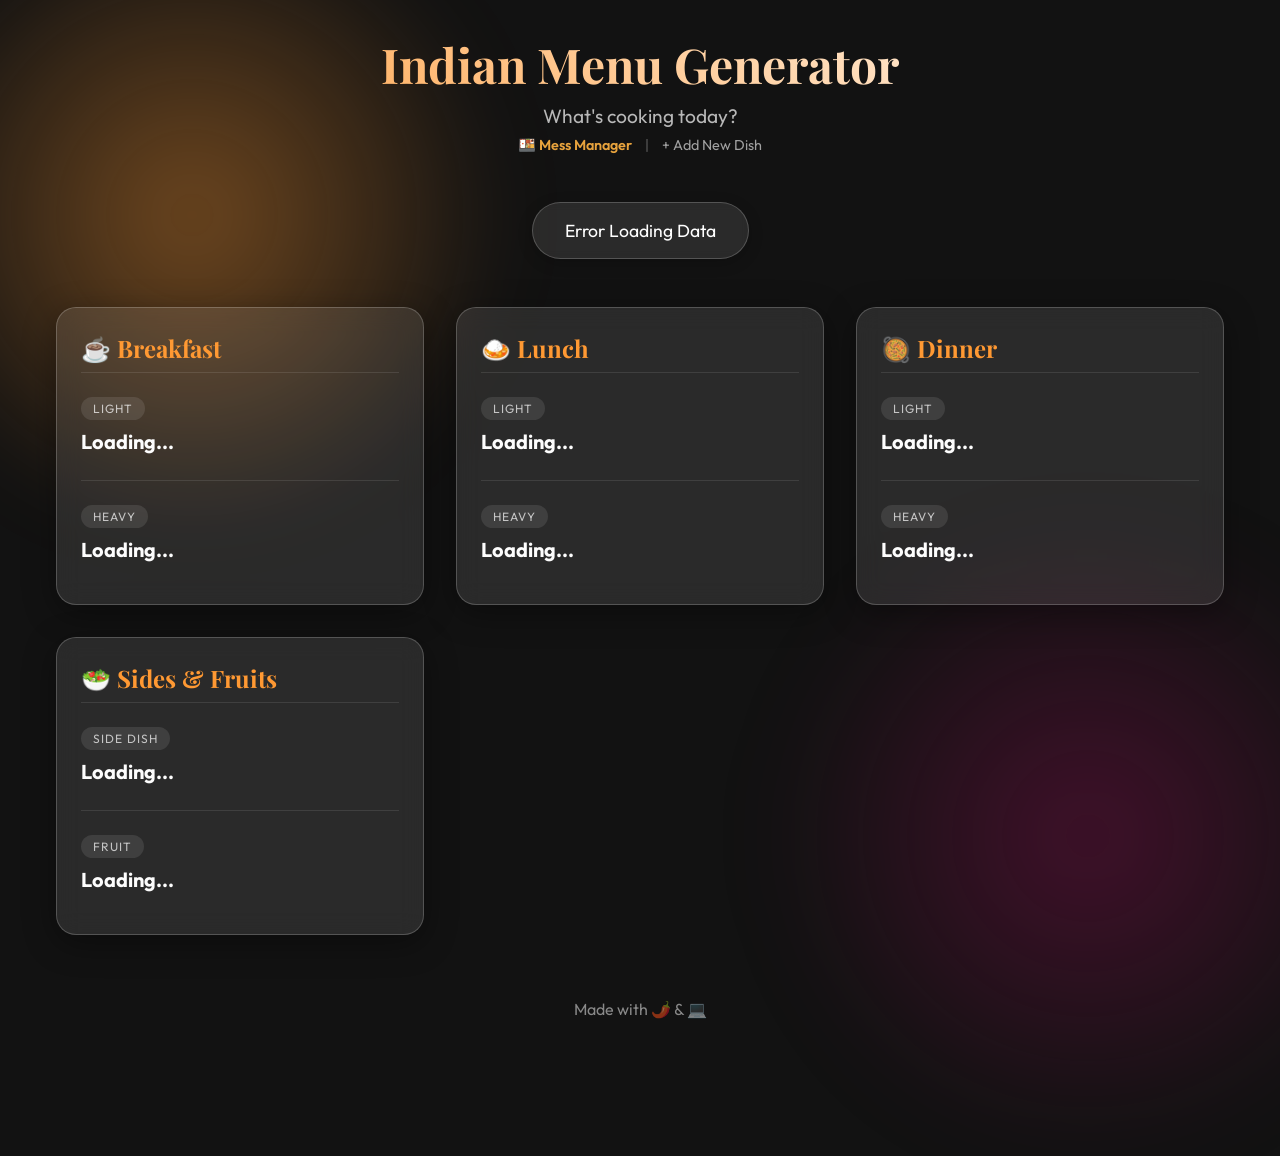
<file: index.html>
<!DOCTYPE html>
<html lang="en">

<head>
    <meta charset="UTF-8">
    <meta name="viewport" content="width=device-width, initial-scale=1.0">
    <title>Indian Food Menu Generator</title>
    <meta name="description" content="Generate daily Indian food menus with one click. Recipes included.">
    <link rel="preconnect" href="https://fonts.googleapis.com">
    <link rel="preconnect" href="https://fonts.gstatic.com" crossorigin>
    <link
        href="https://fonts.googleapis.com/css2?family=Outfit:wght@300;400;600;700&family=Playfair+Display:ital,wght@1,600&display=swap"
        rel="stylesheet">
    <link rel="stylesheet" href="css/style.css">
    <link rel="icon" type="image/svg+xml"
        href="data:image/svg+xml,<svg xmlns=%22http://www.w3.org/2000/svg%22 viewBox=%220 0 100 100%22><text y=%22.9em%22 font-size=%2290%22>🍛</text></svg>">
</head>

<body>
    <div class="background-glob"></div>
    <div class="background-glob two"></div>

    <header>
        <h1>Indian Menu Generator</h1>
        <p>What's cooking today?</p>
        <p style="margin-top: 0.5rem; font-size: 0.9rem;">
            <a href="mess-manager.html" style="color: #E8A33D; text-decoration: none; font-weight: 600;">🍱 Mess Manager</a>
            <span style="color: rgba(255,255,255,0.3); margin: 0 10px;">|</span>
            <a href="add.html" style="color: rgba(255,255,255,0.6); text-decoration: none;">+ Add New Dish</a>
        </p>
    </header>

    <main class="container">
        <div class="controls">
            <button id="regenerate-btn" class="btn primary-btn">
                <span class="icon">✨</span> Generate New Menu
            </button>
            <!-- Future: Add Veg/Non-Veg Toggle -->
        </div>

        <div id="menu-grid" class="menu-grid">
            <!-- BREAKFAST CARD -->
            <div class="menu-card breakfast" style="animation-delay: 0.1s">
                <div class="card-header">
                    <h2>☕ Breakfast</h2>
                </div>
                <div class="card-content">
                    <div class="option light">
                        <span class="badge">Light</span>
                        <div class="dish-image hidden"></div>
                        <h3 id="bf-light-name">Loading...</h3>
                        <p class="ingredients hidden"></p>
                        <a href="#" id="bf-light-recipe" target="_blank" class="recipe-link hidden">View Recipe ↗</a>
                    </div>
                    <div class="divider"></div>
                    <div class="option heavy">
                        <span class="badge">Heavy</span>
                        <div class="dish-image hidden"></div>
                        <h3 id="bf-heavy-name">Loading...</h3>
                        <p class="ingredients hidden"></p>
                        <a href="#" id="bf-heavy-recipe" target="_blank" class="recipe-link hidden">View Recipe ↗</a>
                    </div>
                </div>
            </div>

            <!-- LUNCH CARD -->
            <div class="menu-card lunch" style="animation-delay: 0.2s">
                <div class="card-header">
                    <h2>🍛 Lunch</h2>
                </div>
                <div class="card-content">
                    <div class="option light">
                        <span class="badge">Light</span>
                        <div class="dish-image hidden"></div>
                        <h3 id="lunch-light-name">Loading...</h3>
                        <p class="ingredients hidden"></p>
                        <a href="#" id="lunch-light-recipe" target="_blank" class="recipe-link hidden">View Recipe ↗</a>
                    </div>
                    <div class="divider"></div>
                    <div class="option heavy">
                        <span class="badge">Heavy</span>
                        <div class="dish-image hidden"></div>
                        <h3 id="lunch-heavy-name">Loading...</h3>
                        <p class="ingredients hidden"></p>
                        <a href="#" id="lunch-heavy-recipe" target="_blank" class="recipe-link hidden">View Recipe ↗</a>
                    </div>
                </div>
            </div>

            <!-- DINNER CARD -->
            <div class="menu-card dinner" style="animation-delay: 0.3s">
                <div class="card-header">
                    <h2>🥘 Dinner</h2>
                </div>
                <div class="card-content">
                    <div class="option light">
                        <span class="badge">Light</span>
                        <div class="dish-image hidden"></div>
                        <h3 id="dinner-light-name">Loading...</h3>
                        <p class="ingredients hidden"></p>
                        <a href="#" id="dinner-light-recipe" target="_blank" class="recipe-link hidden">View Recipe
                            ↗</a>
                    </div>
                    <div class="divider"></div>
                    <div class="option heavy">
                        <span class="badge">Heavy</span>
                        <div class="dish-image hidden"></div>
                        <h3 id="dinner-heavy-name">Loading...</h3>
                        <p class="ingredients hidden"></p>
                        <a href="#" id="dinner-heavy-recipe" target="_blank" class="recipe-link hidden">View Recipe
                            ↗</a>
                    </div>
                </div>
            </div>

            <!-- EXTRAS & FRUITS CARD -->
            <div class="menu-card extras" style="animation-delay: 0.4s">
                <div class="card-header">
                    <h2>🥗 Sides & Fruits</h2>
                </div>
                <div class="card-content">
                    <div class="option extra">
                        <span class="badge">Side Dish</span>
                        <h3 id="extra-name">Loading...</h3>
                    </div>
                    <div class="divider"></div>
                    <div class="option fruit">
                        <span class="badge">Fruit</span>
                        <h3 id="fruit-name">Loading...</h3>
                    </div>
                </div>
            </div>

        </div>
    </main>

    <footer>
        <p>Made with 🌶️ & 💻</p>
    </footer>

    <script type="module" src="js/app.js"></script>
</body>

</html>
</file>
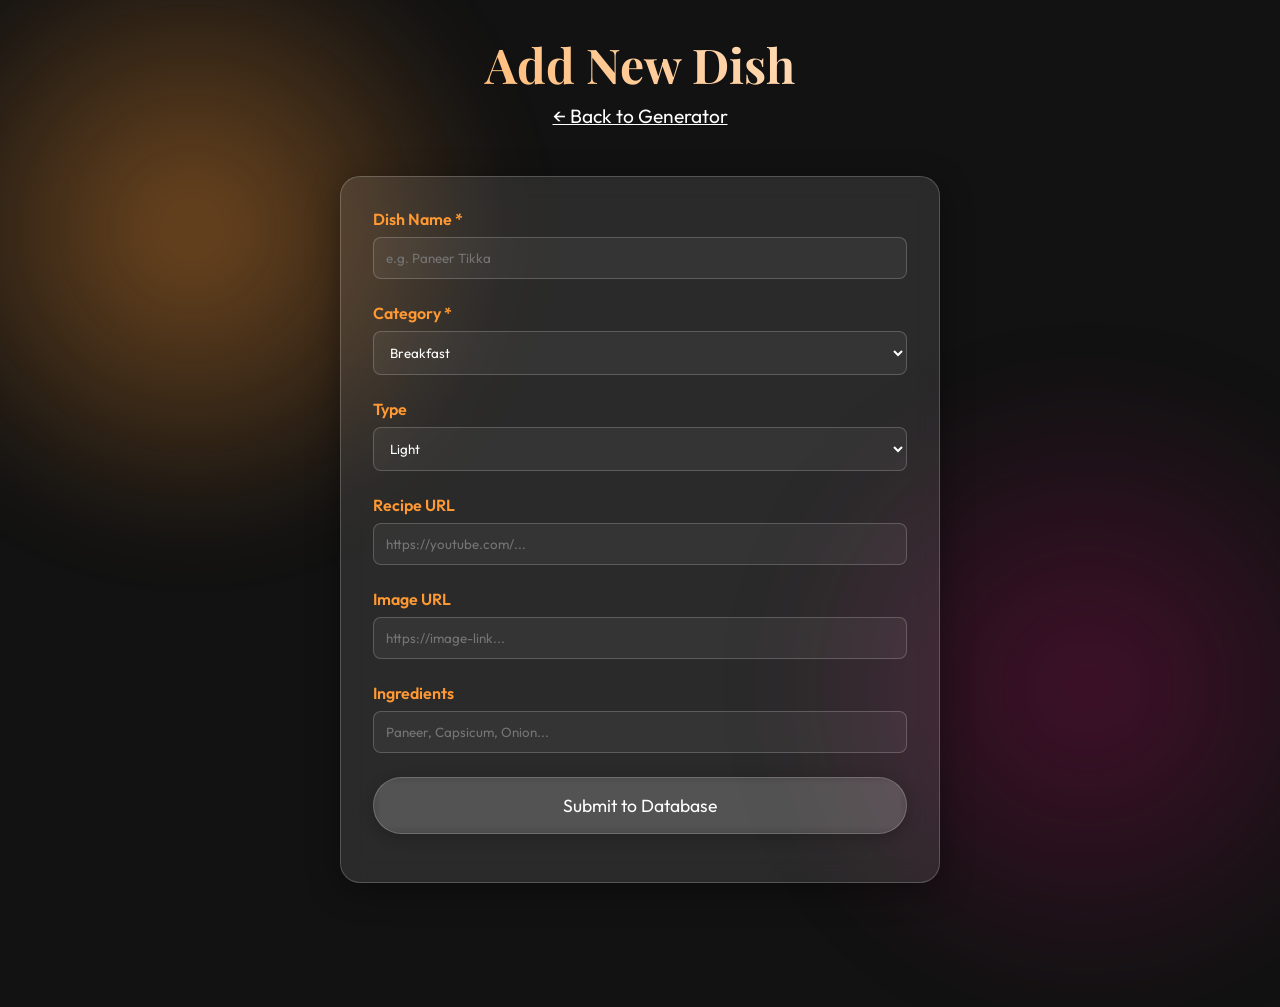
<file: add.html>
<!DOCTYPE html>
<html lang="en">

<head>
    <meta charset="UTF-8">
    <meta name="viewport" content="width=device-width, initial-scale=1.0">
    <title>Add New Dish - Indian Menu</title>
    <link rel="preconnect" href="https://fonts.googleapis.com">
    <link rel="preconnect" href="https://fonts.gstatic.com" crossorigin>
    <link
        href="https://fonts.googleapis.com/css2?family=Outfit:wght@300;400;600;700&family=Playfair+Display:ital,wght@1,600&display=swap"
        rel="stylesheet">
    <link rel="stylesheet" href="css/style.css">
</head>

<body>
    <div class="background-glob"></div>
    <div class="background-glob two"></div>

    <header>
        <h1>Add New Dish</h1>
        <p><a href="index.html" style="color:white; text-decoration: underline;">&larr; Back to Generator</a></p>
    </header>

    <main class="container">
        <div class="menu-card" style="max-width: 600px; margin: 0 auto; opacity: 1; padding: 2rem;">
            <form id="add-dish-form">
                <div class="form-group">
                    <label>Dish Name *</label>
                    <input type="text" name="name" required placeholder="e.g. Paneer Tikka">
                </div>

                <div class="form-group">
                    <label>Category *</label>
                    <select name="category" required>
                        <option value="Breakfast">Breakfast</option>
                        <option value="Lunch">Lunch</option>
                        <option value="Dinner">Dinner</option>
                        <option value="Side">Side / Extra</option>
                        <option value="Fruit">Fruit</option>
                    </select>
                </div>

                <div class="form-group">
                    <label>Type</label>
                    <select name="type">
                        <option value="Light">Light</option>
                        <option value="Heavy">Heavy</option>
                        <option value="NA">N/A (for Sides/Fruits)</option>
                    </select>
                </div>

                <div class="form-group">
                    <label>Recipe URL</label>
                    <input type="url" name="recipe" placeholder="https://youtube.com/...">
                </div>

                <div class="form-group">
                    <label>Image URL</label>
                    <input type="url" name="image" placeholder="https://image-link...">
                </div>

                <div class="form-group">
                    <label>Ingredients</label>
                    <input type="text" name="ingredients" placeholder="Paneer, Capsicum, Onion...">
                </div>

                <button type="submit" class="btn primary-btn"
                    style="width: 100%; justify-content: center; margin-top: 1rem;">
                    Submit to Database
                </button>
                <div id="status-msg" style="margin-top: 1rem; text-align: center;"></div>
            </form>
        </div>
    </main>

    <style>
        .form-group {
            margin-bottom: 1.5rem;
        }

        label {
            display: block;
            margin-bottom: 0.5rem;
            color: var(--primary-color);
            font-weight: 600;
        }

        input,
        select {
            width: 100%;
            padding: 0.75rem;
            border-radius: 8px;
            border: 1px solid rgba(255, 255, 255, 0.2);
            background: rgba(255, 255, 255, 0.05);
            color: white;
            font-family: var(--font-body);
        }

        input:focus,
        select:focus {
            outline: none;
            border-color: var(--primary-color);
            background: rgba(255, 255, 255, 0.1);
        }
    </style>

    <script type="module">
        const PREFILLED_SCRIPT_URL = 'https://script.google.com/macros/s/AKfycby_.../exec'; // User will fill this
        let SCRIPT_URL = localStorage.getItem('gas_url');

        const form = document.getElementById('add-dish-form');
        const status = document.getElementById('status-msg');

        // Ask for Script URL if not set
        if (!SCRIPT_URL) {
            SCRIPT_URL = prompt("Please enter your deployed Google Apps Script URL (Web App URL):");
            if (SCRIPT_URL) localStorage.setItem('gas_url', SCRIPT_URL);
        }

        form.addEventListener('submit', async (e) => {
            e.preventDefault();
            if (!SCRIPT_URL) {
                alert("Script URL missing. Please refresh and enter it.");
                return;
            }

            status.textContent = "Submitting...";
            status.style.color = "yellow";

            const formData = new FormData(form);
            // Convert to JSON
            const data = {};
            formData.forEach((value, key) => data[key] = value);

            try {
                // We use 'no-cors' mode because GAS redirects, which fetch blocks in strict CORS.
                // However, GAS 'no-cors' doesn't return JSON. 
                // Standard hack: use a hidden iframe or just assume success if no network error.
                // Better approach for this demo: fetch with 'no-cors' and assume success.

                await fetch(SCRIPT_URL, {
                    method: 'POST',
                    mode: 'no-cors',
                    body: JSON.stringify(data),
                    headers: { 'Content-Type': 'application/json' }
                });

                status.textContent = "Success! Dish added.";
                status.style.color = "#4caf50";
                form.reset();
                setTimeout(() => status.textContent = '', 3000);

            } catch (err) {
                console.error(err);
                status.textContent = "Error submitting. Check console.";
                status.style.color = "#f44336";
            }
        });
    </script>
</body>

</html>
</file>
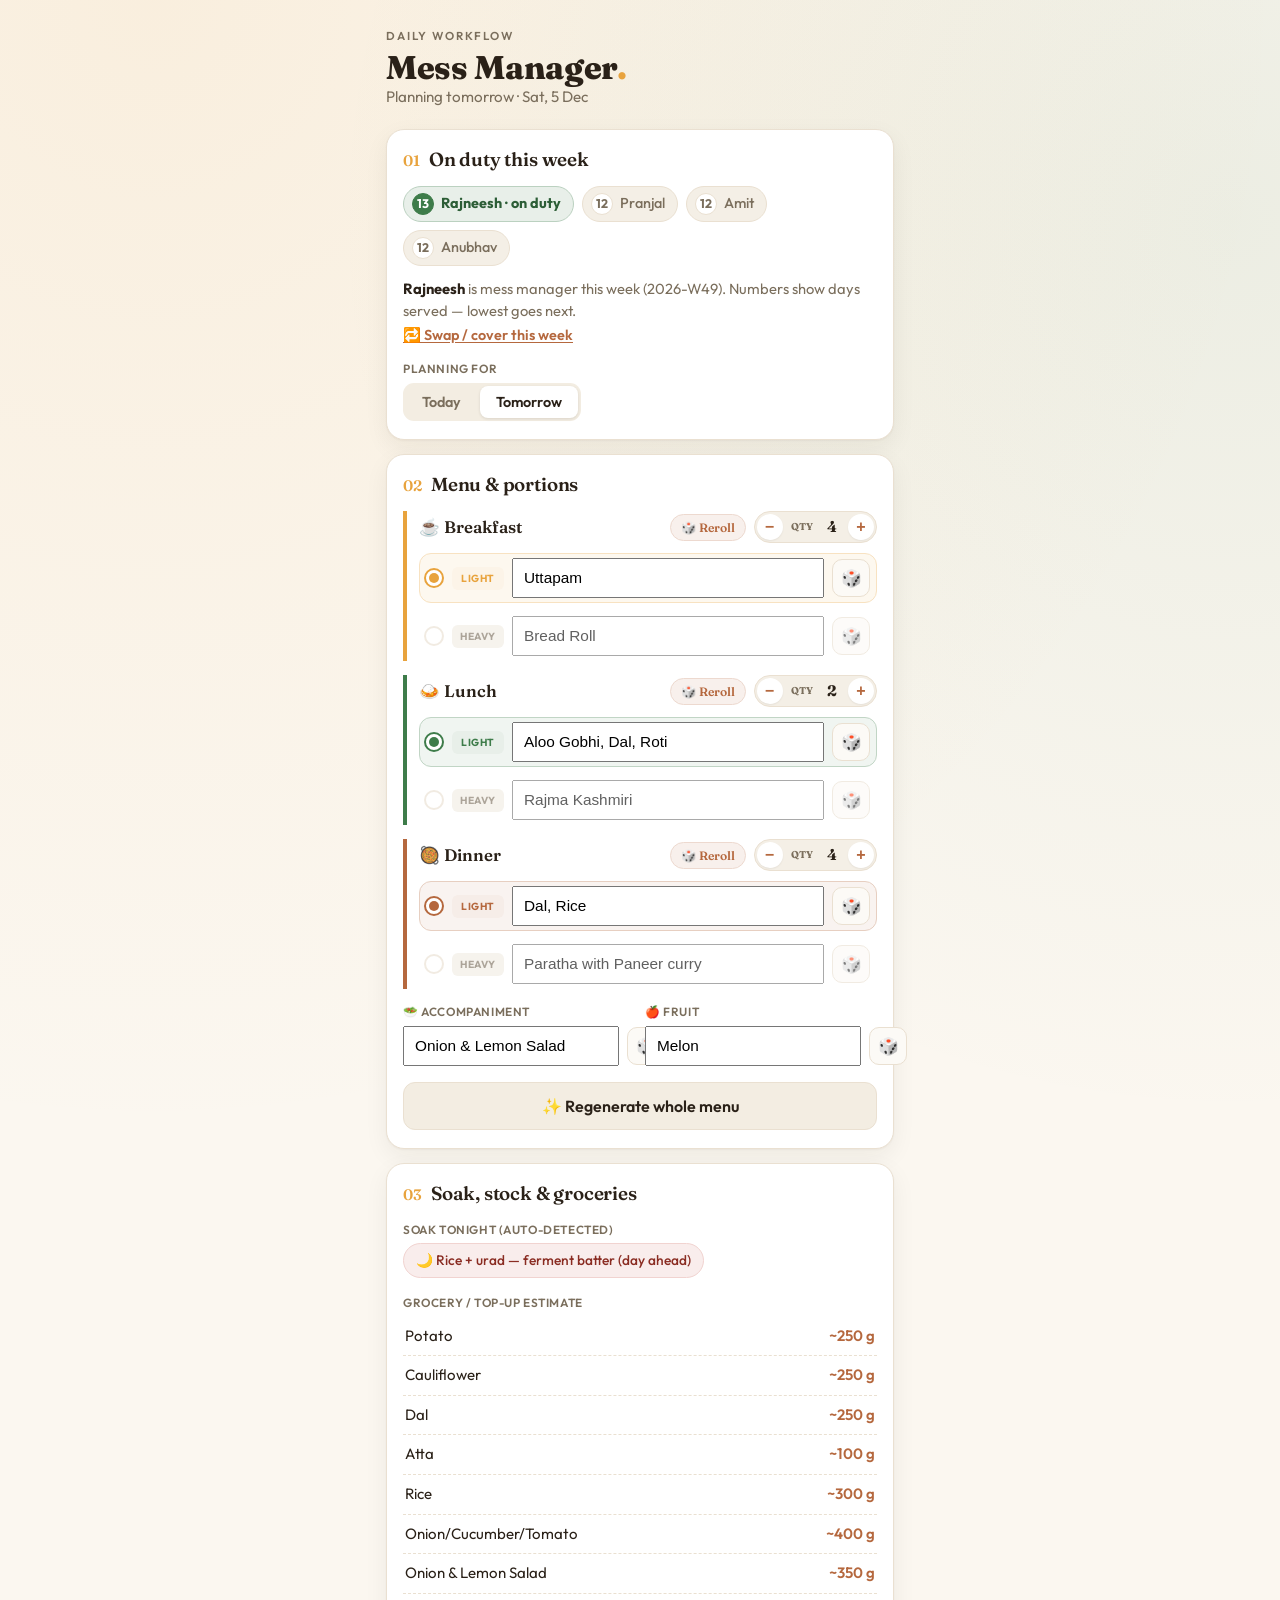
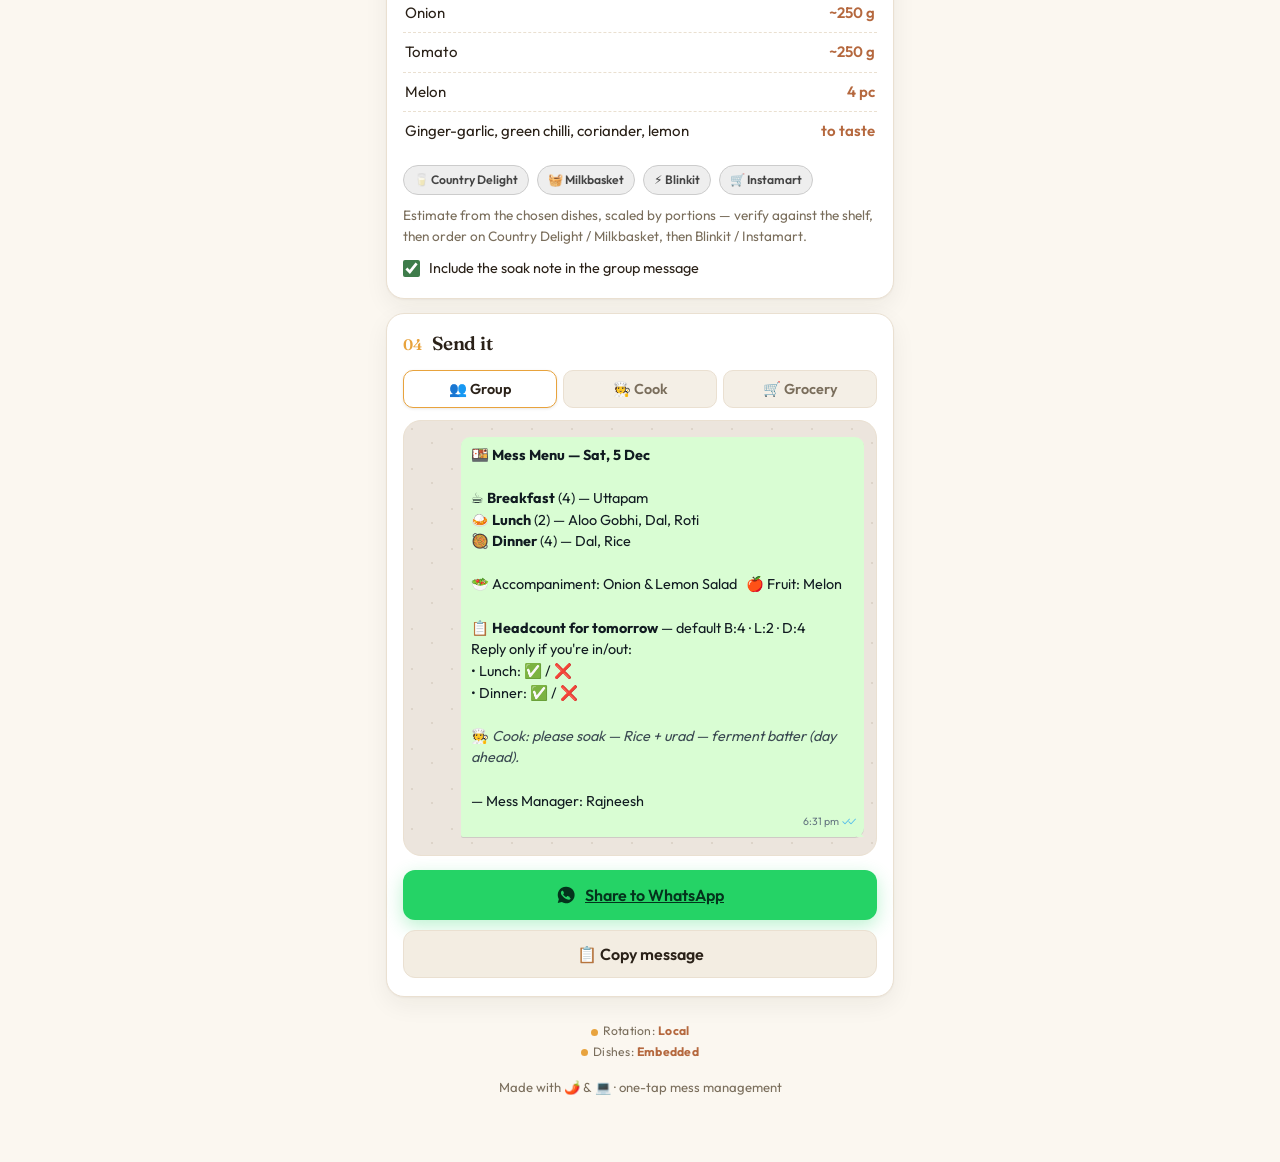
<file: mess-index.html>
<!DOCTYPE html>
<html lang="en">

<head>
  <meta charset="UTF-8" />
  <meta name="viewport" content="width=device-width, initial-scale=1.0" />
  <title>Mess Manager — Daily</title>
  <meta name="description" content="Run the daily mess workflow: fair rotation, menu, grocery list, and prefilled WhatsApp messages." />
  <link rel="preconnect" href="https://fonts.googleapis.com" />
  <link rel="preconnect" href="https://fonts.gstatic.com" crossorigin />
  <link
    href="https://fonts.googleapis.com/css2?family=Fraunces:opsz,wght@9..144,500;9..144,600;9..144,800&family=Outfit:wght@300;400;500;600;700&display=swap"
    rel="stylesheet" />
  <link rel="icon" type="image/svg+xml"
    href="data:image/svg+xml,<svg xmlns=%22http://www.w3.org/2000/svg%22 viewBox=%220 0 100 100%22><text y=%22.9em%22 font-size=%2290%22>🍱</text></svg>" />
  <style>
    :root {
      --paper: #FBF7F0; --card: #FFFFFF; --ink: #2A2118; --ink-soft: #7A6E5C;
      --line: #EAE0D1; --haldi: #E8A33D; --mirchi: #C0392B; --dhania: #3E7C4A;
      --clay: #B5683E; --wa-green: #25D366; --wa-bubble: #D9FDD3; --wa-chatbg: #ECE5DD;
      --radius: 18px; --shadow: 0 1px 2px rgba(42,33,24,.04), 0 8px 24px rgba(42,33,24,.06);
    }
    * { box-sizing: border-box; margin: 0; padding: 0; }
    html { -webkit-text-size-adjust: 100%; }
    body {
      font-family: 'Outfit', system-ui, sans-serif; background: var(--paper); color: var(--ink);
      line-height: 1.5; padding: 22px 16px 64px; max-width: 540px; margin: 0 auto;
      background-image: radial-gradient(circle at 12% 0%, rgba(232,163,61,.10), transparent 38%),
        radial-gradient(circle at 96% 8%, rgba(62,124,74,.08), transparent 32%);
    }
    .eyebrow { font-size: .72rem; letter-spacing: .16em; text-transform: uppercase; color: var(--ink-soft); font-weight: 600; }
    header { margin-bottom: 20px; }
    h1 { font-family: 'Fraunces', serif; font-weight: 800; font-size: 2.05rem; line-height: 1.04; letter-spacing: -.01em; margin: 4px 0 2px; }
    h1 .dot { color: var(--haldi); }
    .tagline { color: var(--ink-soft); font-size: .95rem; }
    .card { background: var(--card); border: 1px solid var(--line); border-radius: var(--radius); box-shadow: var(--shadow); padding: 16px 16px 18px; margin-bottom: 14px; }
    .step-head { display: flex; align-items: baseline; gap: 9px; margin-bottom: 12px; }
    .step-num { font-family: 'Fraunces', serif; font-weight: 600; font-size: .95rem; color: var(--haldi); flex: none; }
    .step-title { font-family: 'Fraunces', serif; font-weight: 600; font-size: 1.18rem; letter-spacing: -.01em; }
    .field-row { display: flex; gap: 10px; flex-wrap: wrap; }
    .field { flex: 1 1 140px; min-width: 0; }
    label.lbl { display: block; font-size: .74rem; letter-spacing: .05em; text-transform: uppercase; color: var(--ink-soft); font-weight: 600; margin-bottom: 5px; }
    input[type="text"], select { width: 100%; font-family: inherit; font-size: .98rem; color: var(--ink); background: #FCFAF6; border: 1px solid var(--line); border-radius: 11px; padding: 10px 12px; transition: border-color .15s, box-shadow .15s; }
    input[type="text"]:focus, select:focus { outline: none; border-color: var(--haldi); box-shadow: 0 0 0 3px rgba(232,163,61,.18); }
    .seg { display: inline-flex; background: #F3EDE2; border-radius: 11px; padding: 3px; gap: 3px; }
    .seg button { font-family: inherit; font-size: .9rem; font-weight: 600; color: var(--ink-soft); border: none; background: transparent; padding: 7px 16px; border-radius: 8px; cursor: pointer; transition: background .15s, color .15s; }
    .seg button.active { background: var(--card); color: var(--ink); box-shadow: 0 1px 3px rgba(42,33,24,.12); }

    .roster-pills { display: flex; flex-wrap: wrap; gap: 8px; margin-top: 4px; }
    .pill { display: inline-flex; align-items: center; gap: 7px; font-size: .9rem; font-weight: 500; background: #F4EFE6; border: 1px solid var(--line); border-radius: 999px; padding: 6px 12px 6px 8px; color: var(--ink-soft); }
    .pill .num { font-weight: 700; background: #fff; border: 1px solid var(--line); border-radius: 999px; min-width: 22px; height: 22px; display: grid; place-items: center; font-size: .78rem; color: var(--ink-soft); }
    .pill.on { background: color-mix(in srgb, var(--dhania) 12%, white); border-color: color-mix(in srgb, var(--dhania) 35%, white); color: #2c5d36; font-weight: 700; }
    .pill.on .num { background: var(--dhania); color: #fff; border-color: var(--dhania); }
    .duty-line { margin-top: 12px; font-size: .92rem; color: var(--ink-soft); }
    .duty-line b { color: var(--ink); }
    .link-btn { background: none; border: none; color: var(--clay); font-family: inherit; font-weight: 600; font-size: .9rem; cursor: pointer; padding: 0; text-decoration: underline; text-underline-offset: 2px; }
    .swap-panel { margin-top: 12px; padding: 12px; border: 1px dashed var(--line); border-radius: 12px; background: #FCFAF6; display: none; }
    .swap-panel.open { display: block; }

    .meal-label { font-family: 'Fraunces', serif; font-weight: 600; font-size: 1.05rem; margin-bottom: 10px; display: flex; align-items: center; justify-content: space-between; gap: 8px; }
    .qty { display: inline-flex; align-items: center; gap: 6px; background: #F4EFE6; border: 1px solid var(--line); border-radius: 999px; padding: 2px; }
    .qty button { width: 26px; height: 26px; border: none; background: #fff; border-radius: 999px; font-size: 1rem; font-weight: 700; color: var(--clay); cursor: pointer; box-shadow: 0 1px 2px rgba(0,0,0,.06); }
    .qty .qv { min-width: 20px; text-align: center; font-weight: 700; font-size: .95rem; color: var(--ink); }
    .qty .qlbl { font-size: .62rem; letter-spacing: .05em; text-transform: uppercase; color: var(--ink-soft); font-weight: 700; padding: 0 2px; }
    .meal-tools { display: flex; align-items: center; gap: 8px; }
    .meal-roll { font-family: inherit; font-weight: 600; font-size: .76rem; color: var(--clay); background: color-mix(in srgb, var(--clay) 10%, white); border: 1px solid color-mix(in srgb, var(--clay) 25%, white); border-radius: 999px; padding: 5px 10px; cursor: pointer; transition: background .15s, transform .12s; white-space: nowrap; }
    .meal-roll:hover { background: color-mix(in srgb, var(--clay) 16%, white); }
    .meal-roll:active { transform: scale(.94); }
    .meal { border-left: 4px solid var(--accent); padding-left: 12px; margin-bottom: 14px; }
    .meal.breakfast { --accent: var(--haldi); } .meal.lunch { --accent: var(--dhania); } .meal.dinner { --accent: var(--clay); }
    .slot { display: flex; align-items: center; gap: 8px; margin-bottom: 8px; }
    .slot:last-child { margin-bottom: 0; }
    .badge { flex: none; font-size: .64rem; font-weight: 700; letter-spacing: .06em; text-transform: uppercase; color: var(--accent); background: color-mix(in srgb, var(--accent) 12%, white); border-radius: 6px; padding: 4px 7px; width: 52px; text-align: center; }
    .slot input.dish { flex: 1 1 auto; font-size: .96rem; padding: 9px 10px; }
    .slot.opt { padding: 4px 6px 4px 4px; border: 1px solid transparent; border-radius: 12px; transition: background .15s, border-color .15s, opacity .15s; }
    .slot.opt.sel { background: color-mix(in srgb, var(--accent) 8%, white); border-color: color-mix(in srgb, var(--accent) 32%, white); }
    .slot.opt:not(.sel) { opacity: .62; }
    .slot.opt:not(.sel) .badge { background: #F1ECE3; color: var(--ink-soft); }
    .radio { flex: none; width: 20px; height: 20px; border-radius: 999px; border: 2px solid var(--line); background: #fff; cursor: pointer; position: relative; transition: border-color .15s; }
    .slot.opt.sel .radio { border-color: var(--accent); }
    .slot.opt.sel .radio::after { content: ""; position: absolute; inset: 3px; border-radius: 999px; background: var(--accent); }
    .dice { flex: none; width: 38px; height: 38px; border: 1px solid var(--line); background: #FCFAF6; border-radius: 10px; font-size: 1.05rem; cursor: pointer; transition: transform .2s, background .15s; }
    .dice:hover { background: #F3EDE2; } .dice:active { transform: rotate(-22deg) scale(.92); }
    .extras-row { display: flex; gap: 10px; }
    .extras-row .field { flex: 1; }

    .btn { font-family: inherit; font-weight: 600; font-size: 1rem; border: none; border-radius: 12px; padding: 13px 18px; cursor: pointer; display: inline-flex; align-items: center; justify-content: center; gap: 9px; transition: transform .12s, filter .15s, background .15s; width: 100%; }
    .btn:active { transform: translateY(1px); }
    .btn.sm { font-size: .92rem; padding: 10px 14px; }
    .btn.ghost { background: #F3EDE2; color: var(--ink); border: 1px solid var(--line); }
    .btn.ghost:hover { background: #ECE3D4; }
    .btn.wa { background: var(--wa-green); color: #04331C; box-shadow: 0 6px 18px rgba(37,211,102,.30); }
    .btn.wa:hover { filter: brightness(1.04); }

    .chips { display: flex; flex-wrap: wrap; gap: 8px; }
    .chip { font-size: .86rem; font-weight: 500; background: color-mix(in srgb, var(--mirchi) 9%, white); color: #8a2c22; border: 1px solid color-mix(in srgb, var(--mirchi) 22%, white); border-radius: 999px; padding: 6px 12px; }
    .chip.calm { background: #F4EFE6; color: var(--ink-soft); border-color: var(--line); }
    .hint { font-size: .85rem; color: var(--ink-soft); margin-top: 10px; }
    .toggle-line { display: flex; align-items: center; gap: 9px; margin-top: 12px; font-size: .9rem; color: var(--ink); }
    .toggle-line input { width: 17px; height: 17px; accent-color: var(--dhania); }

    .grocery { list-style: none; margin-top: 4px; }
    .grocery li { display: flex; justify-content: space-between; gap: 10px; padding: 8px 2px; border-bottom: 1px dashed var(--line); font-size: .94rem; }
    .grocery li:last-child { border-bottom: none; }
    .grocery .amt { color: var(--clay); font-weight: 600; white-space: nowrap; }

    .preview-wrap { background: var(--wa-chatbg); background-image: url("data:image/svg+xml,%3Csvg xmlns='http://www.w3.org/2000/svg' width='40' height='40'%3E%3Ccircle cx='8' cy='8' r='1' fill='%23d8cfc3'/%3E%3Ccircle cx='28' cy='22' r='1' fill='%23d8cfc3'/%3E%3C/svg%3E"); border-radius: var(--radius); padding: 16px 12px 18px; border: 1px solid var(--line); }
    .bubble { background: var(--wa-bubble); color: #111B21; border-radius: 9px 9px 9px 2px; padding: 8px 10px 7px; max-width: 90%; margin-left: auto; box-shadow: 0 1px .5px rgba(11,27,33,.13); font-size: .9rem; position: relative; }
    .bubble::after { content: ""; position: absolute; right: -7px; bottom: 0; border: 7px solid transparent; border-left-color: var(--wa-bubble); border-bottom: 0; }
    .bubble .msg { white-space: pre-wrap; word-wrap: break-word; }
    .bubble .msg b { font-weight: 700; } .bubble .msg i { font-style: italic; color: #3b4a52; }
    .bubble .meta { text-align: right; font-size: .66rem; color: #667781; margin-top: 2px; user-select: none; }
    .bubble .meta .tick { color: #53bdeb; letter-spacing: -2px; margin-left: 3px; }

    .tabs { display: flex; gap: 6px; margin-bottom: 12px; }
    .tabs button { flex: 1; font-family: inherit; font-weight: 600; font-size: .9rem; border: 1px solid var(--line); background: #F4EFE6; color: var(--ink-soft); border-radius: 10px; padding: 9px 6px; cursor: pointer; }
    .tabs button.active { background: var(--card); color: var(--ink); border-color: var(--haldi); box-shadow: 0 1px 3px rgba(42,33,24,.10); }

    .actions { margin-top: 14px; display: flex; flex-direction: column; gap: 10px; }
    .copied { text-align: center; font-size: .85rem; color: var(--dhania); font-weight: 600; height: 0; overflow: hidden; transition: height .2s; }
    .copied.show { height: 22px; }

    .status-note { text-align: center; font-size: .76rem; color: var(--ink-soft); margin-top: 24px; letter-spacing: .02em; line-height: 1.7; }
    .status-note b { color: var(--clay); }
    .dot-ind { display: inline-block; width: 7px; height: 7px; border-radius: 999px; background: var(--ink-soft); margin-right: 5px; vertical-align: middle; }
    .dot-ind.live { background: var(--wa-green); } .dot-ind.local { background: var(--haldi); }
    footer { text-align: center; color: var(--ink-soft); font-size: .82rem; margin-top: 16px; }

    .recent-list { margin-top: 12px; font-size: .84rem; color: var(--ink-soft); border-top: 1px solid var(--line); padding-top: 8px; }
    .recent-list summary { cursor: pointer; font-weight: 600; margin-bottom: 4px; }
    .recent-item { display: inline-block; background: #F4EFE6; padding: 2px 8px; border-radius: 6px; margin: 2px; }

    /* Mobile Responsive Adjustments */
    @media (max-width: 480px) {
      body { padding: 12px 12px 48px; }
      h1 { font-size: 1.75rem; }
      .meal-label { flex-direction: column; align-items: flex-start; gap: 6px; }
      .meal-tools { width: 100%; justify-content: space-between; }
      .slot.opt { flex-wrap: wrap; }
      .slot input.dish { width: 100%; flex: 1 1 100%; order: 3; margin-top: 4px; }
      .badge { width: 48px; font-size: .6rem; }
      .extras-row { flex-direction: column; gap: 14px; }
      .roster-pills { gap: 6px; }
      .pill { font-size: .8rem; padding: 4px 10px 4px 6px; }
      .pill .num { width: 18px; height: 18px; font-size: .7rem; }
      .tabs button { font-size: .8rem; padding: 7px 4px; }
      .preview-wrap { padding: 12px 8px; }
      .bubble { max-width: 95%; }
    }

    @media (prefers-reduced-motion: reduce) { * { transition: none !important; } }
  </style>
</head>

<body>
  <header>
    <span class="eyebrow">Daily Workflow</span>
    <h1>Mess Manager<span class="dot">.</span></h1>
    <p class="tagline" id="tagline">Plan the day, ping the cook, post to the group.</p>
  </header>

  <section class="card">
    <div class="step-head"><span class="step-num">01</span><span class="step-title">On duty this week</span></div>
    <div class="roster-pills" id="roster-pills"></div>
    <p class="duty-line" id="duty-line"></p>
    <button class="link-btn" id="swap-toggle">🔁 Swap / cover this week</button>
    <div class="swap-panel" id="swap-panel">
      <div class="field-row" style="align-items:flex-end;">
        <div class="field" style="flex:1 1 120px;"><label class="lbl" for="swap-who">Covered by</label><select id="swap-who"></select></div>
        <div class="field" style="flex:0 0 70px;"><label class="lbl" for="swap-days">Days</label><input type="number" id="swap-days" value="7" min="1" max="7" style="width:100%; font-family:inherit; font-size:.98rem; padding:10px; border-radius:11px; border:1px solid var(--line); background:#FCFAF6; color:var(--ink);" /></div>
        <div class="field" style="flex:1 1 100%;"><label class="lbl" for="swap-reason">Reason (optional)</label><input type="text" id="swap-reason" placeholder="e.g. out of town" /></div>
      </div>
      <button class="btn ghost sm" id="swap-confirm" style="margin-top:10px;">Confirm swap</button>
      <p class="hint">A swap rebalances future weeks automatically based on days covered.</p>
    </div>
    <div class="field-row" style="margin-top:14px;">
      <div class="field" style="flex:0 0 auto;">
        <label class="lbl">Planning for</label>
        <div class="seg" id="day-seg"><button data-day="0">Today</button><button data-day="1" class="active">Tomorrow</button></div>
      </div>
    </div>
  </section>

  <section class="card">
    <div class="step-head"><span class="step-num">02</span><span class="step-title">Menu &amp; portions</span></div>
    <div class="meal breakfast">
      <div class="meal-label">☕ Breakfast<span class="meal-tools"><button class="meal-roll" data-meal="breakfast">🎲 Reroll</button><span class="qty" data-meal="breakfast"><button data-d="-1">−</button><span class="qlbl">qty</span><span class="qv">4</span><button data-d="1">+</button></span></span></div>
      <div class="slot opt" data-meal="breakfast" data-pref="light"><button class="radio" aria-label="Choose light"></button><span class="badge">Light</span><input class="dish" data-k="bfLight" /><button class="dice" data-roll="bfLight" aria-label="Reroll">🎲</button></div>
      <div class="slot opt" data-meal="breakfast" data-pref="heavy"><button class="radio" aria-label="Choose heavy"></button><span class="badge">Heavy</span><input class="dish" data-k="bfHeavy" /><button class="dice" data-roll="bfHeavy" aria-label="Reroll">🎲</button></div>
    </div>
    <div class="meal lunch">
      <div class="meal-label">🍛 Lunch<span class="meal-tools"><button class="meal-roll" data-meal="lunch">🎲 Reroll</button><span class="qty" data-meal="lunch"><button data-d="-1">−</button><span class="qlbl">qty</span><span class="qv">2</span><button data-d="1">+</button></span></span></div>
      <div class="slot opt" data-meal="lunch" data-pref="light"><button class="radio" aria-label="Choose light"></button><span class="badge">Light</span><input class="dish" data-k="lunchLight" /><button class="dice" data-roll="lunchLight" aria-label="Reroll">🎲</button></div>
      <div class="slot opt" data-meal="lunch" data-pref="heavy"><button class="radio" aria-label="Choose heavy"></button><span class="badge">Heavy</span><input class="dish" data-k="lunchHeavy" /><button class="dice" data-roll="lunchHeavy" aria-label="Reroll">🎲</button></div>
    </div>
    <div class="meal dinner">
      <div class="meal-label">🥘 Dinner<span class="meal-tools"><button class="meal-roll" data-meal="dinner">🎲 Reroll</button><span class="qty" data-meal="dinner"><button data-d="-1">−</button><span class="qlbl">qty</span><span class="qv">4</span><button data-d="1">+</button></span></span></div>
      <div class="slot opt" data-meal="dinner" data-pref="light"><button class="radio" aria-label="Choose light"></button><span class="badge">Light</span><input class="dish" data-k="dinnerLight" /><button class="dice" data-roll="dinnerLight" aria-label="Reroll">🎲</button></div>
      <div class="slot opt" data-meal="dinner" data-pref="heavy"><button class="radio" aria-label="Choose heavy"></button><span class="badge">Heavy</span><input class="dish" data-k="dinnerHeavy" /><button class="dice" data-roll="dinnerHeavy" aria-label="Reroll">🎲</button></div>
    </div>
    <div class="extras-row">
      <div class="field"><label class="lbl">🥗 Accompaniment</label><div class="slot" style="margin:0;"><input class="dish" data-k="extra" /><button class="dice" data-roll="extra" aria-label="Reroll">🎲</button></div></div>
      <div class="field"><label class="lbl">🍎 Fruit</label><div class="slot" style="margin:0;"><input class="dish" data-k="fruit" /><button class="dice" data-roll="fruit" aria-label="Reroll">🎲</button></div></div>
    </div>
    <button class="btn ghost" id="regen" style="margin-top:16px;">✨ Regenerate whole menu</button>
  </section>

  <section class="card">
    <div class="step-head"><span class="step-num">03</span><span class="step-title">Soak, stock &amp; groceries</span></div>
    <label class="lbl">Soak tonight (auto-detected)</label>
    <div class="chips" id="soak-chips"></div>
    <label class="lbl" style="margin-top:16px;">Grocery / top-up estimate</label>
    <ul class="grocery" id="grocery"></ul>
    <div id="grocery-apps" style="margin-top:14px; display:flex; flex-wrap:wrap; gap:8px;">
      <a href="https://www.countrydelight.in/" target="_blank" class="meal-roll" style="text-decoration:none; background:#eee; color:#444; border-color:#ccc;">🥛 Country Delight</a>
      <a href="https://www.milkbasket.com/" target="_blank" class="meal-roll" style="text-decoration:none; background:#eee; color:#444; border-color:#ccc;">🧺 Milkbasket</a>
      <a href="https://blinkit.com/" target="_blank" class="meal-roll" style="text-decoration:none; background:#eee; color:#444; border-color:#ccc;">⚡ Blinkit</a>
      <a href="https://www.swiggy.com/instamart" target="_blank" class="meal-roll" style="text-decoration:none; background:#eee; color:#444; border-color:#ccc;">🛒 Instamart</a>
    </div>
    <p class="hint">Estimate from the chosen dishes, scaled by portions — verify against the shelf, then order on Country Delight / Milkbasket, then Blinkit / Instamart.</p>
    <label class="toggle-line"><input type="checkbox" id="incl-soak" checked /> Include the soak note in the group message</label>
  </section>

  <section class="card">
    <div class="step-head"><span class="step-num">04</span><span class="step-title">Send it</span></div>
    <div class="tabs">
      <button data-tab="group" class="active">👥 Group</button>
      <button data-tab="cook">🧑‍🍳 Cook</button>
      <button data-tab="grocery">🛒 Grocery</button>
    </div>
    <div class="preview-wrap">
      <div class="bubble"><span class="msg" id="msg"></span><div class="meta"><span id="bubble-time"></span><span class="tick">✓✓</span></div></div>
    </div>
    <div class="actions">
      <a class="btn wa" id="wa-share" href="#" target="_blank" rel="noopener">
        <svg width="20" height="20" viewBox="0 0 24 24" fill="#04331C"><path d="M12 2a10 10 0 0 0-8.6 15l-1.3 4.7 4.8-1.3A10 10 0 1 0 12 2Zm5.8 14.2c-.2.7-1.4 1.3-2 1.4-.5.1-1.2.1-1.9-.1-.4-.1-1-.3-1.7-.6-3-1.3-4.9-4.3-5.1-4.5-.1-.2-1.2-1.5-1.2-2.9s.7-2 1-2.3c.2-.3.5-.3.7-.3h.5c.2 0 .4 0 .6.5l.8 2c.1.1.1.3 0 .5l-.3.5-.4.4c-.1.1-.3.3-.1.5.1.3.7 1.1 1.5 1.8 1 .9 1.8 1.1 2 1.2.3.1.4.1.6-.1l.7-.9c.2-.2.4-.2.6-.1l1.9.9c.3.1.4.2.5.3.1.2.1.7-.1 1.3Z"/></svg>
        <span id="wa-label">Share to WhatsApp</span>
      </a>
      <button class="btn ghost" id="copy">📋 Copy message</button>
    </div>
    <div class="copied" id="copied">Copied — paste it in the group ✓</div>
    <div id="recent-wrap" class="recent-list" style="display:none;">
      <details>
        <summary>📜 Recently shared (avoid repeats)</summary>
        <div id="recent-items"></div>
      </details>
    </div>
  </section>

  <p class="status-note" id="status"></p>
  <footer>Made with 🌶️ &amp; 💻 · one-tap mess management</footer>

  <script>
    /* =====================================================================
       CONFIG — set these for the deployed (GitHub Pages) version.
       Leave WEBAPP_URL blank to run fully local (state won't persist).
       ===================================================================== */
    let ROSTER = ["Rajneesh", "Pranjal", "Amit", "Anubhav"];
    const WEBAPP_URL = "https://script.google.com/macros/s/AKfycbyZ7nhIDNO6DnkS_SsvFeSxpfmTd8mQAgTNeqJBj-rn8Q3KgXLqwtG7-T5oEEME9RnGTA/exec"; // paste your Apps Script /exec URL after deploying Code.gs
    const DEFAULT_QTY = { breakfast: 4, lunch: 2, dinner: 4 };

    const SHEET_ID = '1l1GS2HetL5wO3rGUhqbKp_jgpYEmSZdlJ5xgagzHcOk';
    const CSV_URL = `https://docs.google.com/spreadsheets/d/${SHEET_ID}/gviz/tq?tqx=out:csv&sheet=Database`;

    const ACCOMPANIMENTS = ["Boondi Raita","Cucumber Raita","Mixed Veg Raita","Pineapple Raita","Papad (Roasted)","Papad (Fried)","Green Salad","Onion & Lemon Salad","Kachumber Salad","Mint Chutney","Coriander Chutney","Pickle","Masala Chaas"];

    let DATA = {
      breakfast: { light: ["Vermicelli (Semiya Upma)","Sabudana Khichdi","Upma","Uttapam","Poha","Vegetable Quinoa","Fried Idly","Veg cheese sandwiches","Sooji Toast","Chilla","Kala Desi Chana Boiled, Onion, Tomato"], heavy: ["Aloo Paratha, curd","Paneer Paratha, curd","Methi Paratha, chutney","Pav Bhaji","Idly Sambhar","Chole, Poori","Aloo Bhaji, Poori","Bread Roll","Chole, Bhature","Dal Dhokli","Stuffed Parathas Paneer/Pyaz/Aloo/Gobhi","Masala Dosa, Chutney, Sambhar"] },
      lunch: { light: ["Rajma, Jeera Onion Rice","Jeera Aloo, Dal, Roti","Aloo Gajar Beans, Dal, Roti","Aloo Gobhi, Dal, Roti","Bhindi, Roti, Dal","Kadhi, Rice","Lauki Kofta, Roti","Matar Mushroom, Roti","Arbi masala, Roti, Dal","Bharwa bhindi, Roti","Dal, Rice"], heavy: ["Chole, Rice","Dal makhani, rice","Bharwa shimla mirch, roti","Aloo shimla, Roti","Gatte ki sabji, Roti","Malai Kofta, Roti","Dum Aloo, Roti","Dal Baati","Methi malai matar, Roti","Egg Curry, Roti","Paneer Butter Masala","Rajma Kashmiri","Matar Mushroom"] },
      dinner: { light: ["Veg/Peas/Masala/Soya Pulao","Tawa Pulao","Paneer bhurji, Paratha","Veg Hakka Noodles","Veg fried rice","Veg daliya","Veg Khichadi","Lauki kofta, Roti","Bhel Puri/Papdi chaat","Lemon/Tomato rice","Dal, Rice","Dhokla","Pasta","Tomato Soup","Soya Chaap"], heavy: ["Aloo/Pyaz/Paneer Paratha","Paratha with Paneer curry","Veg kofta, Roti","Chilli Paneer","Veg Manchurian","Idly, Chutney, Sambhar","Navratan Korma, Roti"] },
      extras: ACCOMPANIMENTS,
      fruits: ["Watermelon","Pear","Melon","Plum","Pomegranate","Jamun","Apples","Grapes","Banana","Litchi","Mangoes"]
    };

    /* ---------- split "A/B/C Dish" entries into separate dishes ---------- */
    const SPECIAL_SPLIT = {
      "Stuffed Parathas Paneer/Pyaz/Aloo/Gobhi": ["Paneer Stuffed Paratha","Pyaz Stuffed Paratha","Aloo Stuffed Paratha","Gobhi Stuffed Paratha"],
      "Veg/Peas/Masala/Soya Pulao": ["Veg Pulao","Peas Pulao","Masala Pulao","Soya Pulao"],
      "Aloo/Pyaz/Paneer Paratha": ["Aloo Paratha","Pyaz Paratha","Paneer Paratha"],
      "Bhel Puri/Papdi chaat": ["Bhel Puri","Papdi Chaat"],
      "Lemon/Tomato rice": ["Lemon Rice","Tomato Rice"]
    };
    function expandDish(name) {
      const key = (name || "").trim();
      if (SPECIAL_SPLIT[key]) return SPECIAL_SPLIT[key].slice();
      if (!key.includes("/")) return [key];
      const m = key.match(/([A-Za-z]+(?:\/[A-Za-z]+)+)/); // run of word/word/word
      if (!m) return [key];
      const alts = m[1].split("/").map(s => s.trim()).filter(Boolean);
      const before = key.slice(0, m.index).trim();
      const after = key.slice(m.index + m[1].length).trim();
      return alts.map(a => (after ? (a + " " + after) : (before ? (before + " " + a) : a)).trim());
    }
    function expandList(arr) {
      const out = [], seen = new Set();
      (arr || []).forEach(n => expandDish(n).forEach(d => { const k = d.toLowerCase(); if (d && !seen.has(k)) { seen.add(k); out.push(d); } }));
      return out;
    }
    function normalizeData(d) {
      return {
        breakfast: { light: expandList(d.breakfast.light), heavy: expandList(d.breakfast.heavy) },
        lunch: { light: expandList(d.lunch.light), heavy: expandList(d.lunch.heavy) },
        dinner: { light: expandList(d.dinner.light), heavy: expandList(d.dinner.heavy) },
        extras: expandList(d.extras), fruits: expandList(d.fruits), _live: d._live
      };
    }

    const SOAK_RULES = [
      { test: n => /makhani/.test(n), label: "Whole urad + rajma — overnight" },
      { test: n => /rajma/.test(n), label: "Rajma — overnight" },
      { test: n => /kala/.test(n) && /chana/.test(n), label: "Kala chana — overnight" },
      { test: n => /chole|chhole/.test(n) || (/chana/.test(n) && !/kala/.test(n)), label: "Kabuli chana — overnight" },
      { test: n => /bhature|bhatura/.test(n), label: "Set bhatura dough — night before" },
      { test: n => /sabudana/.test(n), label: "Sabudana — 4–5 hrs" },
      { test: n => /idl|dosa|uttapam|medu|vada/.test(n), label: "Rice + urad — ferment batter (day ahead)" }
    ];
    function detectSoak(names) { const f = new Map(); names.forEach(raw => { const n = (raw || "").toLowerCase(); SOAK_RULES.forEach(r => { if (r.test(n)) f.set(r.label, true); }); }); return [...f.keys()]; }

    const ING = [
      { kw: /paneer/, item: "Paneer", g: 80 },
      { kw: /makhani/, item: "Rajma + urad (dry)", g: 55 },
      { kw: /rajma/, item: "Rajma (dry)", g: 55 },
      { kw: /kala.*chana|desi chana/, item: "Kala chana (dry)", g: 50 },
      { kw: /chole|chhole/, item: "Kabuli chana (dry)", g: 55 },
      { kw: /sabudana/, item: "Sabudana", g: 60 },
      { kw: /aloo|potato/, item: "Potato", g: 120 },
      { kw: /gobhi|gobi/, item: "Cauliflower", g: 120 },
      { kw: /bhindi/, item: "Bhindi", g: 120 },
      { kw: /matar|peas/, item: "Green peas", g: 60 },
      { kw: /palak|spinach/, item: "Palak", g: 110 },
      { kw: /mushroom/, item: "Mushroom", g: 90 },
      { kw: /lauki/, item: "Lauki", g: 150 },
      { kw: /arbi/, item: "Arbi", g: 120 },
      { kw: /gajar|carrot/, item: "Carrot", g: 80 },
      { kw: /shimla|capsicum/, item: "Capsicum", g: 80 },
      { kw: /methi/, item: "Methi", g: 90 },
      { kw: /karela/, item: "Karela", g: 100 },
      { kw: /soya|chaap/, item: "Soya / chaap", g: 50 },
      { kw: /noodle|hakka|manchurian|chowmein/, item: "Noodles", g: 70 },
      { kw: /pasta/, item: "Pasta", g: 70 },
      { kw: /quinoa/, item: "Quinoa", g: 60 },
      { kw: /daliya/, item: "Daliya", g: 60 },
      { kw: /poha/, item: "Poha", g: 60 },
      { kw: /dal|kadhi|sambhar|sambar/, item: "Dal", g: 45 },
      { kw: /rice|pulao|pulav|biryani|khichdi|khichadi/, item: "Rice", g: 80 },
      { kw: /roti|paratha|poori|puri|chapati|baati|dhokli/, item: "Atta", g: 60 },
      { kw: /bhature|bhatura/, item: "Maida", g: 60 },
      { kw: /raita/, item: "Curd", g: 80 },
      { kw: /salad/, item: "Onion/Cucumber/Tomato", g: 100 }
    ];
    const PIECE = [
      { kw: /egg/, item: "Eggs", each: 1.5 },
      { kw: /bread|sandwich|pav|roll/, item: "Bread / pav", each: 2 },
      { kw: /papad/, item: "Papad", each: 1 }
    ];
    function fmtG(g) { g = Math.round(g / 50) * 50; if (g >= 1000) { const k = g / 1000; return "~" + (Number.isInteger(k) ? k : k.toFixed(1)) + " kg"; } return "~" + g + " g"; }

    function deriveGrocery() {
      const m = state.menu, q = state.qty;
      const mains = [[chosenDish("breakfast"), q.breakfast], [chosenDish("lunch"), q.lunch], [chosenDish("dinner"), q.dinner], [m.extra, Math.max(q.lunch, q.dinner)]];
      const grams = {}, pieces = {}; let curryHeads = 0;
      mains.forEach(([dish, cnt]) => {
        if (!dish || dish === "—") return;
        const n = dish.toLowerCase(); const heads = Math.max(1, cnt);
        ING.forEach(r => { if (r.kw.test(n)) grams[r.item] = (grams[r.item] || 0) + r.g * heads; });
        PIECE.forEach(r => { if (r.kw.test(n)) pieces[r.item] = (pieces[r.item] || 0) + r.each * heads; });
        if (/masala|curry|gravy|kofta|butter|makhani|korma|rajma|chole|dal|kadhi|matar|bhurji|paneer/.test(n)) curryHeads += heads;
        if (/curd|paratha|rajma|kadhi/.test(n)) grams["Curd"] = (grams["Curd"] || 0) + 40 * heads;
      });
      if (m.extra && m.extra !== "—") grams[m.extra] = (grams[m.extra] || 0) + 90 * Math.max(q.lunch, q.dinner);
      if (m.fruit && m.fruit !== "—") pieces[m.fruit] = (pieces[m.fruit] || 0) + Math.max(q.breakfast, q.dinner);
      if (curryHeads) { grams["Onion"] = (grams["Onion"] || 0) + 45 * curryHeads; grams["Tomato"] = (grams["Tomato"] || 0) + 40 * curryHeads; }
      const out = [];
      Object.keys(grams).forEach(k => out.push({ item: k, amt: fmtG(grams[k]) }));
      Object.keys(pieces).forEach(k => out.push({ item: k, amt: Math.round(pieces[k]) + " pc" }));
      if (curryHeads) out.push({ item: "Ginger-garlic, green chilli, coriander, lemon", amt: "to taste" });
      return out;
    }

    const rand = a => a && a.length ? a[Math.floor(Math.random() * a.length)] : "—";
    function isoWeek(d) { const t = new Date(Date.UTC(d.getFullYear(), d.getMonth(), d.getDate())); const day = t.getUTCDay() || 7; t.setUTCDate(t.getUTCDate() + 4 - day); const ys = new Date(Date.UTC(t.getUTCFullYear(), 0, 1)); return Math.ceil((((t - ys) / 86400000) + 1) / 7); }
    function isoYear(d) { const t = new Date(Date.UTC(d.getFullYear(), d.getMonth(), d.getDate())); const day = t.getUTCDay() || 7; t.setUTCDate(t.getUTCDate() + 4 - day); return t.getUTCFullYear(); }
    function weekKey(d) { return isoYear(d) + "-W" + String(isoWeek(d)).padStart(2, "0"); }
    function mondayOf(d) { const x = new Date(d); const day = (x.getDay() + 6) % 7; x.setDate(x.getDate() - day); return x.toISOString().slice(0, 10); }
    function targetDate() { const d = new Date(); d.setDate(d.getDate() + state.dayOffset); return d; }
    const fmtLong = d => d.toLocaleDateString('en-IN', { weekday: 'short', day: 'numeric', month: 'short' });

    function pick(counts, last) {
      const min = Math.min(...ROSTER.map(p => counts[p] || 0));
      const atMin = ROSTER.filter(p => (counts[p] || 0) === min);
      if (atMin.length > 1 && last && atMin.includes(last)) { const alt = atMin.find(p => p !== last); if (alt) return alt; }
      return atMin[0];
    }
    function localState() {
      const wk = isoWeek(new Date()); const counts = {}; ROSTER.forEach(p => counts[p] = 0);
      let last = null, cur = ROSTER[0];
      for (let i = 1; i <= wk; i++) { const m = pick(counts, last); counts[m]++; last = m; cur = m; }
      return { manager: cur, counts, swapped: false };
    }

    const state = { dayOffset: 1, menu: {}, qty: { ...DEFAULT_QTY }, pref: { breakfast: "light", lunch: "light", dinner: "light" }, rot: null, tab: "group", backend: "local" };
    const ACTIVE_KEY = { breakfast: { light: "bfLight", heavy: "bfHeavy" }, lunch: { light: "lunchLight", heavy: "lunchHeavy" }, dinner: { light: "dinnerLight", heavy: "dinnerHeavy" } };
    const chosenDish = meal => state.menu[ACTIVE_KEY[meal][state.pref[meal]]] || "—";
    const chosenList = () => [chosenDish("breakfast"), chosenDish("lunch"), chosenDish("dinner"), state.menu.extra, state.menu.fruit].filter(x => x && x !== "—");
    const $ = s => document.querySelector(s);
    const slots = ["bfLight","bfHeavy","lunchLight","lunchHeavy","dinnerLight","dinnerHeavy","extra","fruit"];

    function rollSlot(k) {
      const map = { bfLight: () => DATA.breakfast.light, bfHeavy: () => DATA.breakfast.heavy, lunchLight: () => DATA.lunch.light, lunchHeavy: () => DATA.lunch.heavy, dinnerLight: () => DATA.dinner.light, dinnerHeavy: () => DATA.dinner.heavy, extra: () => DATA.extras, fruit: () => DATA.fruits };
      const pool = map[k]();
      const filtered = pool.filter(d => !state.recent || !state.recent.some(r => r.toLowerCase() === d.toLowerCase()));
      state.menu[k] = (filtered.length ? filtered : pool)[Math.floor(Math.random() * (filtered.length || pool.length))];
      const i = document.querySelector(`input[data-k="${k}"]`); if (i) i.value = state.menu[k];
    }
    function regenAll() { slots.forEach(rollSlot); render(); }
    const MEAL_SLOTS = { breakfast: ["bfLight","bfHeavy"], lunch: ["lunchLight","lunchHeavy"], dinner: ["dinnerLight","dinnerHeavy"] };
    function rollMeal(meal) { (MEAL_SLOTS[meal] || []).forEach(rollSlot); render(); }

    function jsonp(params) {
      return new Promise((res, rej) => {
        if (!WEBAPP_URL) return rej(new Error("no-backend"));
        const cb = "_mm" + Math.random().toString(36).slice(2);
        window[cb] = d => { res(d); cleanup(); };
        const s = document.createElement("script");
        s.src = WEBAPP_URL + "?" + new URLSearchParams({ ...params, callback: cb }).toString();
        s.onerror = () => { rej(new Error("net")); cleanup(); };
        const t = setTimeout(() => { rej(new Error("timeout")); cleanup(); }, 7000);
        function cleanup() { delete window[cb]; s.remove(); clearTimeout(t); }
        document.body.appendChild(s);
      });
    }
    async function loadState() {
      const d = new Date();
      try {
        const r = await jsonp({ action: "state", week: weekKey(d), start: mondayOf(d) });
        if (r && r.ok) {
          if (r.roster) ROSTER = r.roster;
          state.rot = { manager: r.manager, counts: r.counts, swapped: false };
          state.recent = r.recent || [];
          state.backend = "live";
          return;
        }
        throw new Error("bad");
      } catch (e) {
        state.rot = localState(); state.backend = "local";
      }
    }
    async function doSwap(newM, reason, days) {
      const d = new Date();
      const origM = state.rot.manager;
      if (state.backend === "live") {
        try { const r = await jsonp({ action: "swap", week: weekKey(d), manager: newM, origM: origM, note: reason || "", days: days, start: mondayOf(d) }); if (r && r.ok) { state.rot = { manager: r.manager, counts: r.counts, swapped: true }; return true; } } catch (e) {}
      }
      state.rot.counts[origM] = Math.max(0, (state.rot.counts[origM] || 0) - days);
      state.rot.counts[newM] = (state.rot.counts[newM] || 0) + days;
      state.rot.manager = newM; state.rot.swapped = true; return true;
    }

    function buildGroup() {
      const d = targetDate(), m = state.menu, q = state.qty;
      const dayWord = state.dayOffset === 0 ? "today" : "tomorrow";
      const tag = meal => state.pref[meal] === "heavy" ? "heavy" : "light";
      let t = `🍱 *Mess Menu — ${fmtLong(d)}*\n\n`;
      t += `☕ *Breakfast* (${q.breakfast}) — ${chosenDish("breakfast")}\n`;
      t += `🍛 *Lunch* (${q.lunch}) — ${chosenDish("lunch")}\n`;
      t += `🥘 *Dinner* (${q.dinner}) — ${chosenDish("dinner")}\n\n`;
      t += `🥗 Accompaniment: ${m.extra}   🍎 Fruit: ${m.fruit}\n\n`;
      t += `📋 *Headcount for ${dayWord}* — default B:${q.breakfast} · L:${q.lunch} · D:${q.dinner}\nReply only if you're in/out:\n• Lunch: ✅ / ❌\n• Dinner: ✅ / ❌\n`;
      const soak = detectSoak(chosenList());
      if ($('#incl-soak').checked && soak.length) t += `\n🧑‍🍳 _Cook: please soak — ${soak.join("; ")}._\n`;
      t += `\n— Mess Manager: ${state.rot.manager}`;
      return t;
    }
    function buildCook() {
      const d = targetDate(), m = state.menu, q = state.qty;
      let t = `🧑‍🍳 *Cook plan — ${fmtLong(d)}*\n\n`;
      t += `Portions → Breakfast: ${q.breakfast} · Lunch: ${q.lunch} · Dinner: ${q.dinner}\n\n`;
      t += `☕ Breakfast: ${chosenDish("breakfast")}\n`;
      t += `🍛 Lunch: ${chosenDish("lunch")}\n`;
      t += `🥘 Dinner: ${chosenDish("dinner")}\n`;
      t += `🥗 Accompaniment: ${m.extra}\n\n`;
      const soak = detectSoak(chosenList());
      t += soak.length ? `🌙 *Soak tonight:* ${soak.join("; ")}.\n\n` : `🌙 Nothing to soak tonight.\n\n`;
      t += `Pantry check: dal, rice, atta, oil, condiments — flag if low.\n— ${state.rot.manager}`;
      return t;
    }
    function buildGrocery() {
      const d = targetDate(), list = deriveGrocery();
      let t = `🛒 *Grocery / top-up — ${fmtLong(d)}*\n\n`;
      t += list.map(x => `• ${x.item} — ${x.amt}`).join("\n");
      t += `\n\n_Estimate from tomorrow's menu — verify against stock._`;
      return t;
    }
    function currentMessage() { return state.tab === "cook" ? buildCook() : state.tab === "grocery" ? buildGrocery() : buildGroup(); }
    function waToHtml(s) { const esc = s.replace(/&/g, "&amp;").replace(/</g, "&lt;").replace(/>/g, "&gt;"); return esc.replace(/\*(.+?)\*/g, "<b>$1</b>").replace(/_(.+?)_/g, "<i>$1</i>"); }

    function renderRoster() {
      const r = state.rot; const pills = $('#roster-pills'); pills.innerHTML = "";
      ROSTER.forEach(p => { const on = p === r.manager; const el = document.createElement("span"); el.className = "pill" + (on ? " on" : ""); el.innerHTML = `<span class="num">${r.counts[p] || 0}</span>${p}${on ? " · on duty" : ""}`; pills.appendChild(el); });
      $('#duty-line').innerHTML = `<b>${r.manager}</b> is mess manager this week (${weekKey(new Date())}). Numbers show days served — lowest goes next.` + (r.swapped ? " <i>Swapped.</i>" : "");
      const sel = $('#swap-who'); sel.innerHTML = ""; ROSTER.filter(p => p !== r.manager).forEach(p => { const o = document.createElement("option"); o.value = p; o.textContent = p; sel.appendChild(o); });
    }
    function renderGrocery() { const ul = $('#grocery'); const list = deriveGrocery(); ul.innerHTML = list.length ? list.map(x => `<li><span>${x.item}</span><span class="amt">${x.amt}</span></li>`).join("") : `<li><span>Nothing flagged — generate a menu.</span></li>`; }
    function renderSelection() {
      document.querySelectorAll('.slot.opt').forEach(el => {
        el.classList.toggle('sel', state.pref[el.dataset.meal] === el.dataset.pref);
      });
    }
    function render() {
      if (!state.rot) return;
      renderRoster(); renderGrocery(); renderSelection();
      const soak = detectSoak(chosenList());
      $('#soak-chips').innerHTML = soak.length ? soak.map(s => `<span class="chip">🌙 ${s}</span>`).join("") : `<span class="chip calm">Nothing needs soaking 🎉</span>`;
      const msg = currentMessage();
      $('#msg').innerHTML = waToHtml(msg);
      $('#bubble-time').textContent = new Date().toLocaleTimeString('en-IN', { hour: 'numeric', minute: '2-digit' });
      $('#wa-share').href = "https://wa.me/?text=" + encodeURIComponent(msg);
      $('#copy').dataset.msg = msg;
      $('#wa-label').textContent = state.tab === "cook" ? "Send to cook" : state.tab === "grocery" ? "Share grocery list" : "Share to WhatsApp";
      const d = targetDate();
      $('#tagline').textContent = `Planning ${state.dayOffset === 0 ? "today" : "tomorrow"} · ${fmtLong(d)}`;
      $('#status').innerHTML = `<span class="dot-ind ${state.backend === 'live' ? 'live' : 'local'}"></span>Rotation: <b>${state.backend === 'live' ? 'Synced' : 'Local'}</b><br><span class="dot-ind ${DATA._live ? 'live' : 'local'}"></span>Dishes: <b>${DATA._live ? 'Live' : 'Embedded'}</b>`;
      
      if (state.recent && state.recent.length) {
        $('#recent-wrap').style.display = 'block';
        $('#recent-items').innerHTML = state.recent.map(d => `<span class="recent-item">${d}</span>`).join("");
      }
    }

    function parseCSV(text) { const rows = []; let row = [], cell = "", q = false; for (let i = 0; i < text.length; i++) { const c = text[i], nx = text[i + 1]; if (c === '"') { if (q && nx === '"') { cell += '"'; i++; } else q = !q; } else if (c === ',' && !q) { row.push(cell); cell = ""; } else if ((c === '\n' || c === '\r') && !q) { if (c === '\r' && nx === '\n') i++; if (row.length || cell) { row.push(cell); rows.push(row); } row = []; cell = ""; } else cell += c; } if (row.length || cell) { row.push(cell); rows.push(row); } return rows; }
    async function syncDishes() {
      try {
        const res = await fetch(CSV_URL); if (!res.ok) throw 0;
        const rows = parseCSV(await res.text()); rows.shift();
        const f = { breakfast: { light: [], heavy: [] }, lunch: { light: [], heavy: [] }, dinner: { light: [], heavy: [] }, extras: [], fruits: [] };
        rows.forEach(r => { if (r.length < 2) return; const name = (r[0] || "").replace(/^"|"$/g, "").trim(); const cat = (r[1] || "").replace(/^"|"$/g, "").toLowerCase().trim(); const type = (r[2] || "").replace(/^"|"$/g, "").toLowerCase().trim(); if (!name) return; if (["breakfast","lunch","dinner"].includes(cat)) { if (type === "light") f[cat].light.push(name); else if (type === "heavy") f[cat].heavy.push(name); } else if (cat === "side") f.extras.push(name); else if (cat === "fruit") f.fruits.push(name); });
        if (f.breakfast.light.length && f.lunch.heavy.length) { f._live = true; DATA = normalizeData(f); regenAll(); }
      } catch (e) {}
      render();
    }

    document.querySelectorAll('.dice').forEach(b => b.addEventListener('click', () => { rollSlot(b.dataset.roll); render(); }));
    document.querySelectorAll('.meal-roll').forEach(b => b.addEventListener('click', () => rollMeal(b.dataset.meal)));
    document.querySelectorAll('.slot.opt').forEach(row => row.addEventListener('click', e => {
      if (e.target.closest('input, .dice')) return; // don't hijack typing or rerolling
      state.pref[row.dataset.meal] = row.dataset.pref; render();
    }));
    document.querySelectorAll('input.dish').forEach(i => i.addEventListener('input', () => { state.menu[i.dataset.k] = i.value; render(); }));
    $('#regen').addEventListener('click', regenAll);
    $('#incl-soak').addEventListener('change', render);
    document.querySelectorAll('.qty').forEach(q => q.querySelectorAll('button').forEach(btn => btn.addEventListener('click', () => { const meal = q.dataset.meal; const next = Math.max(0, Math.min(30, state.qty[meal] + (+btn.dataset.d))); state.qty[meal] = next; q.querySelector('.qv').textContent = next; render(); })));
    document.querySelectorAll('#day-seg button').forEach(b => b.addEventListener('click', () => { document.querySelectorAll('#day-seg button').forEach(x => x.classList.remove('active')); b.classList.add('active'); state.dayOffset = +b.dataset.day; render(); }));
    document.querySelectorAll('.tabs button').forEach(b => b.addEventListener('click', () => { document.querySelectorAll('.tabs button').forEach(x => x.classList.remove('active')); b.classList.add('active'); state.tab = b.dataset.tab; render(); }));
    async function logMenu() {
      if (state.backend !== 'live') return;
      const d = targetDate().toISOString().slice(0, 10);
      try { await jsonp({ action: "log", date: d, manager: state.rot.manager, bf: chosenDish("breakfast"), lunch: chosenDish("lunch"), dinner: chosenDish("dinner"), side: state.menu.extra, fruit: state.menu.fruit, b_qty: state.qty.breakfast, l_qty: state.qty.lunch, d_qty: state.qty.dinner }); } catch (e) {}
    }

    $('#swap-toggle').addEventListener('click', () => $('#swap-panel').classList.toggle('open'));
    $('#swap-confirm').addEventListener('click', async () => {
      const who = $('#swap-who').value; const reason = $('#swap-reason').value.trim(); const days = parseInt($('#swap-days').value) || 7; if (!who) return;
      $('#swap-confirm').disabled = true; $('#swap-confirm').textContent = "Saving…";
      await doSwap(who, reason, days);
      $('#swap-confirm').disabled = false; $('#swap-confirm').textContent = "Confirm swap";
      $('#swap-panel').classList.remove('open'); $('#swap-reason').value = ""; $('#swap-days').value = "7"; render();
    });
    $('#wa-share').addEventListener('click', logMenu);
    $('#copy').addEventListener('click', async () => {
      const msg = $('#copy').dataset.msg || "";
      try { await navigator.clipboard.writeText(msg); } catch (e) { const ta = document.createElement('textarea'); ta.value = msg; document.body.appendChild(ta); ta.select(); document.execCommand('copy'); ta.remove(); }
      const c = $('#copied'); c.classList.add('show'); setTimeout(() => c.classList.remove('show'), 1800);
      logMenu();
    });

    (async function init() {
      $('.qty[data-meal="breakfast"] .qv').textContent = DEFAULT_QTY.breakfast;
      $('.qty[data-meal="lunch"] .qv').textContent = DEFAULT_QTY.lunch;
      $('.qty[data-meal="dinner"] .qv').textContent = DEFAULT_QTY.dinner;
      await loadState(); DATA = normalizeData(DATA); regenAll(); syncDishes();
    })();
  </script>
</body>

</html>
</file>
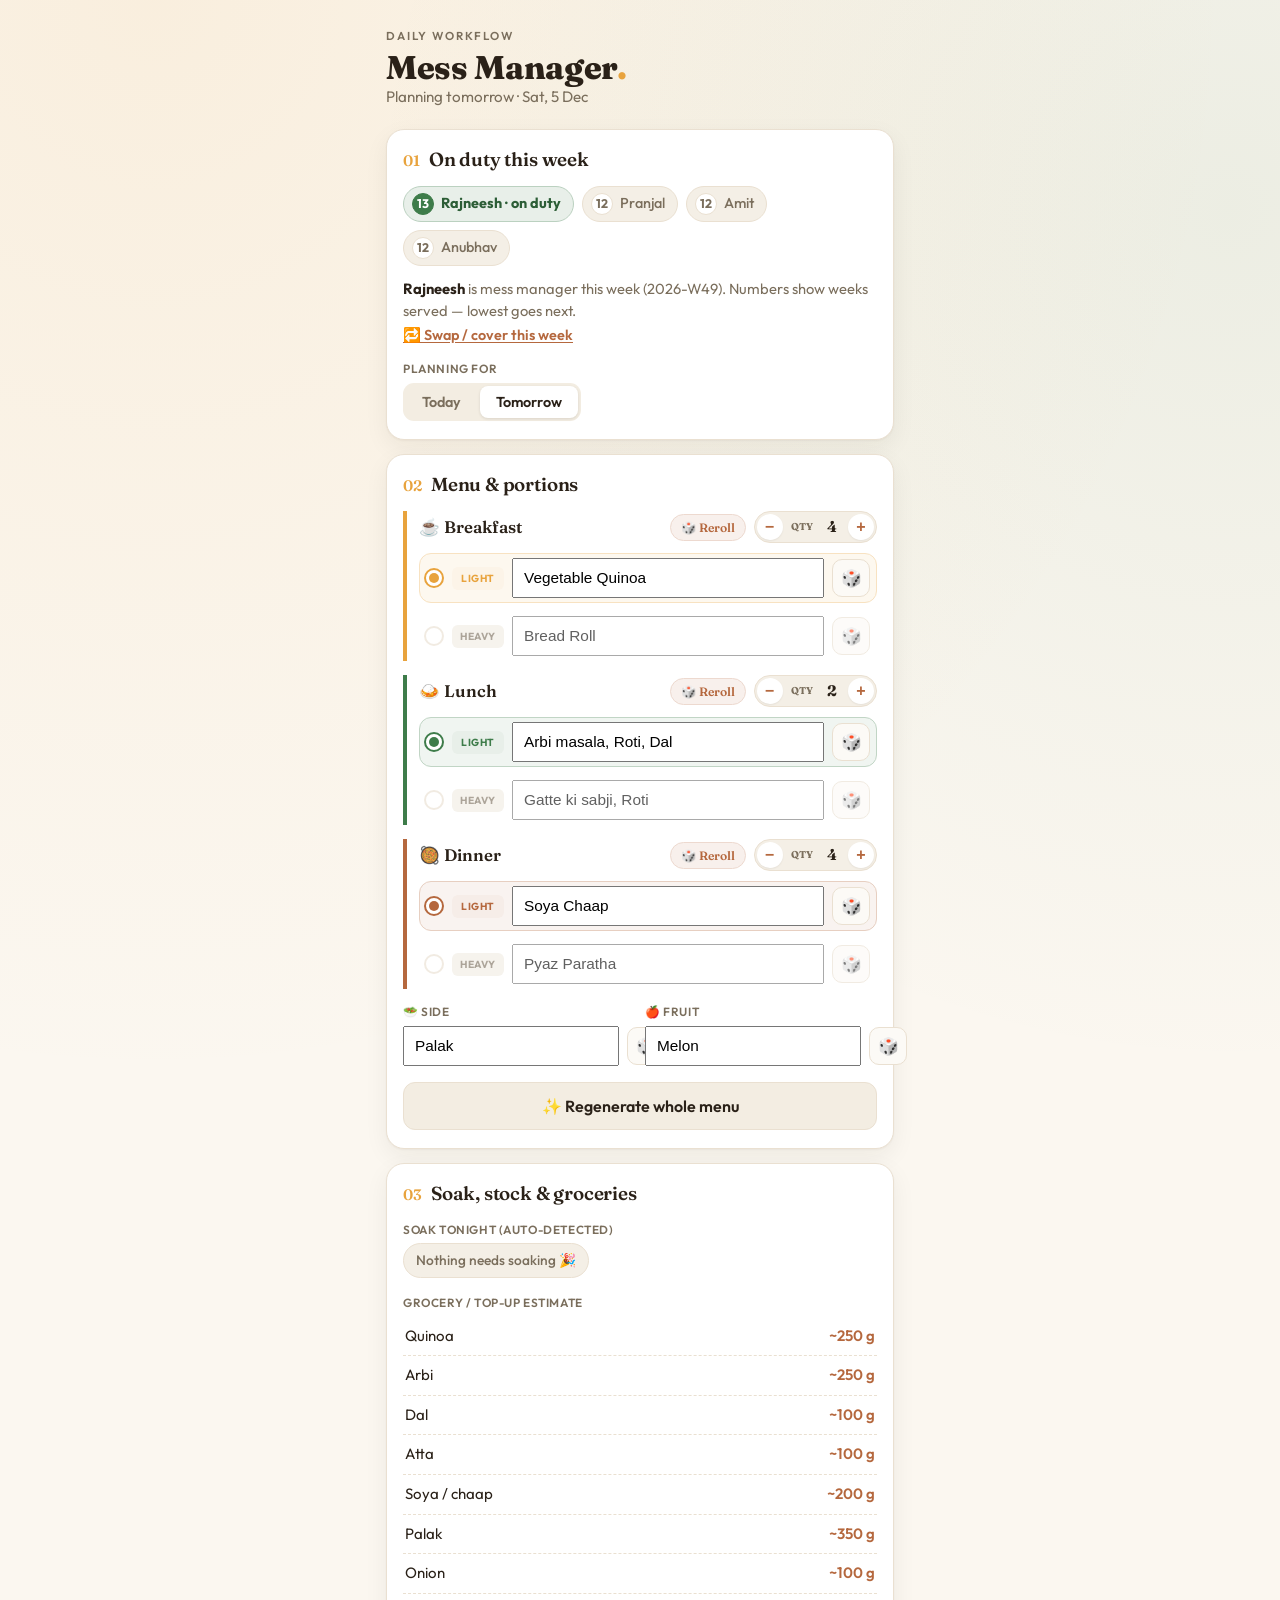
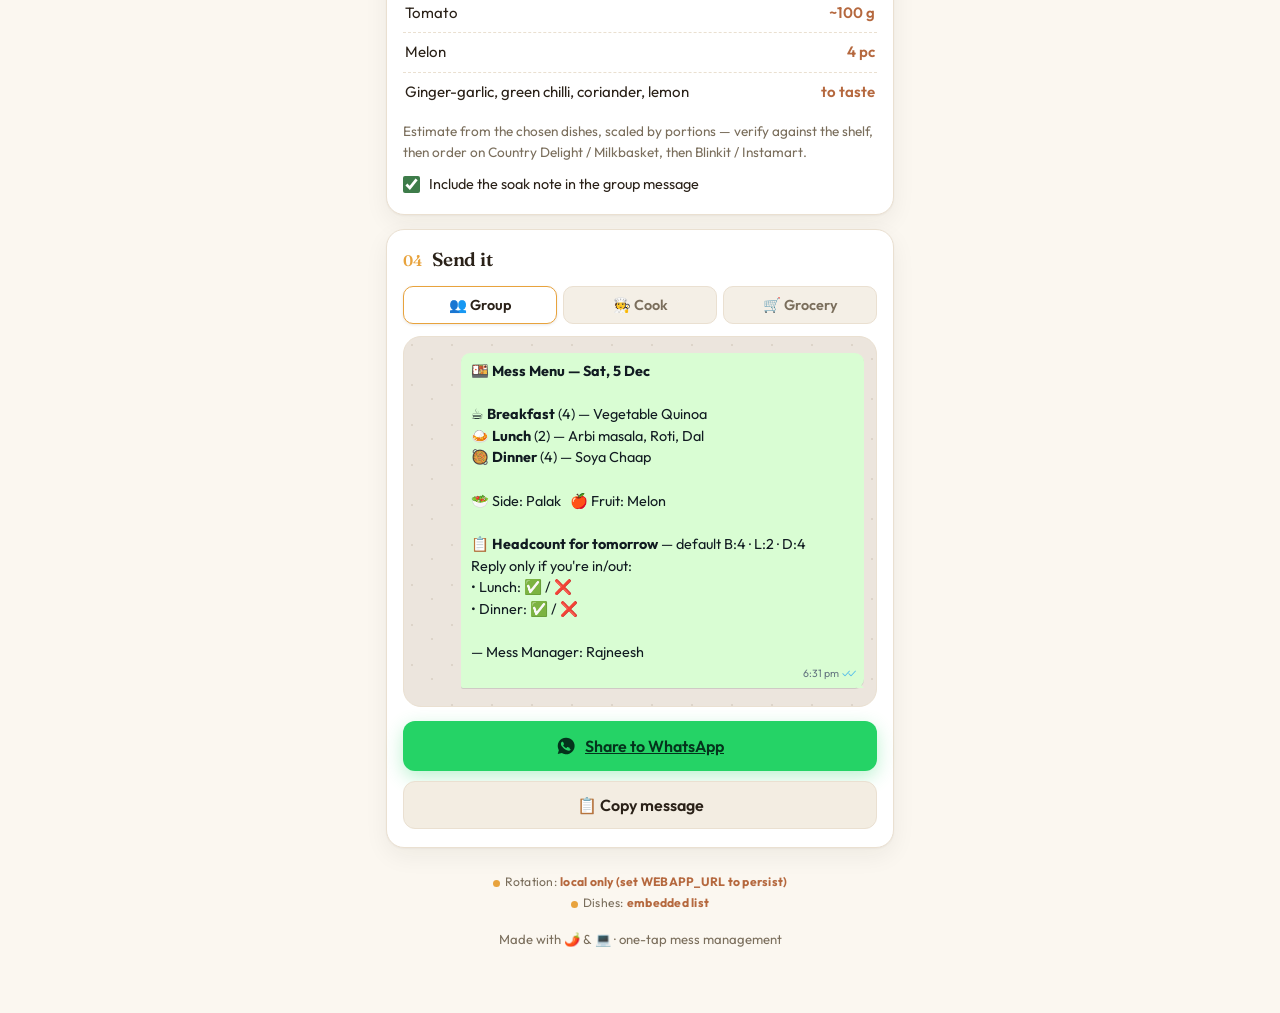
<file: mess-manager.html>
<!DOCTYPE html>
<html lang="en">

<head>
  <meta charset="UTF-8" />
  <meta name="viewport" content="width=device-width, initial-scale=1.0" />
  <title>Mess Manager — Daily</title>
  <meta name="description" content="Run the daily mess workflow: fair rotation, menu, grocery list, and prefilled WhatsApp messages." />
  <link rel="preconnect" href="https://fonts.googleapis.com" />
  <link rel="preconnect" href="https://fonts.gstatic.com" crossorigin />
  <link
    href="https://fonts.googleapis.com/css2?family=Fraunces:opsz,wght@9..144,500;9..144,600;9..144,800&family=Outfit:wght@300;400;500;600;700&display=swap"
    rel="stylesheet" />
  <link rel="icon" type="image/svg+xml"
    href="data:image/svg+xml,<svg xmlns=%22http://www.w3.org/2000/svg%22 viewBox=%220 0 100 100%22><text y=%22.9em%22 font-size=%2290%22>🍱</text></svg>" />
  <style>
    :root {
      --paper: #FBF7F0; --card: #FFFFFF; --ink: #2A2118; --ink-soft: #7A6E5C;
      --line: #EAE0D1; --haldi: #E8A33D; --mirchi: #C0392B; --dhania: #3E7C4A;
      --clay: #B5683E; --wa-green: #25D366; --wa-bubble: #D9FDD3; --wa-chatbg: #ECE5DD;
      --radius: 18px; --shadow: 0 1px 2px rgba(42,33,24,.04), 0 8px 24px rgba(42,33,24,.06);
    }
    * { box-sizing: border-box; margin: 0; padding: 0; }
    html { -webkit-text-size-adjust: 100%; }
    body {
      font-family: 'Outfit', system-ui, sans-serif; background: var(--paper); color: var(--ink);
      line-height: 1.5; padding: 22px 16px 64px; max-width: 540px; margin: 0 auto;
      background-image: radial-gradient(circle at 12% 0%, rgba(232,163,61,.10), transparent 38%),
        radial-gradient(circle at 96% 8%, rgba(62,124,74,.08), transparent 32%);
    }
    .eyebrow { font-size: .72rem; letter-spacing: .16em; text-transform: uppercase; color: var(--ink-soft); font-weight: 600; }
    header { margin-bottom: 20px; }
    h1 { font-family: 'Fraunces', serif; font-weight: 800; font-size: 2.05rem; line-height: 1.04; letter-spacing: -.01em; margin: 4px 0 2px; }
    h1 .dot { color: var(--haldi); }
    .tagline { color: var(--ink-soft); font-size: .95rem; }
    .card { background: var(--card); border: 1px solid var(--line); border-radius: var(--radius); box-shadow: var(--shadow); padding: 16px 16px 18px; margin-bottom: 14px; }
    .step-head { display: flex; align-items: baseline; gap: 9px; margin-bottom: 12px; }
    .step-num { font-family: 'Fraunces', serif; font-weight: 600; font-size: .95rem; color: var(--haldi); flex: none; }
    .step-title { font-family: 'Fraunces', serif; font-weight: 600; font-size: 1.18rem; letter-spacing: -.01em; }
    .field-row { display: flex; gap: 10px; flex-wrap: wrap; }
    .field { flex: 1 1 140px; min-width: 0; }
    label.lbl { display: block; font-size: .74rem; letter-spacing: .05em; text-transform: uppercase; color: var(--ink-soft); font-weight: 600; margin-bottom: 5px; }
    input[type="text"], select { width: 100%; font-family: inherit; font-size: .98rem; color: var(--ink); background: #FCFAF6; border: 1px solid var(--line); border-radius: 11px; padding: 10px 12px; transition: border-color .15s, box-shadow .15s; }
    input[type="text"]:focus, select:focus { outline: none; border-color: var(--haldi); box-shadow: 0 0 0 3px rgba(232,163,61,.18); }
    .seg { display: inline-flex; background: #F3EDE2; border-radius: 11px; padding: 3px; gap: 3px; }
    .seg button { font-family: inherit; font-size: .9rem; font-weight: 600; color: var(--ink-soft); border: none; background: transparent; padding: 7px 16px; border-radius: 8px; cursor: pointer; transition: background .15s, color .15s; }
    .seg button.active { background: var(--card); color: var(--ink); box-shadow: 0 1px 3px rgba(42,33,24,.12); }

    .roster-pills { display: flex; flex-wrap: wrap; gap: 8px; margin-top: 4px; }
    .pill { display: inline-flex; align-items: center; gap: 7px; font-size: .9rem; font-weight: 500; background: #F4EFE6; border: 1px solid var(--line); border-radius: 999px; padding: 6px 12px 6px 8px; color: var(--ink-soft); }
    .pill .num { font-weight: 700; background: #fff; border: 1px solid var(--line); border-radius: 999px; min-width: 22px; height: 22px; display: grid; place-items: center; font-size: .78rem; color: var(--ink-soft); }
    .pill.on { background: color-mix(in srgb, var(--dhania) 12%, white); border-color: color-mix(in srgb, var(--dhania) 35%, white); color: #2c5d36; font-weight: 700; }
    .pill.on .num { background: var(--dhania); color: #fff; border-color: var(--dhania); }
    .duty-line { margin-top: 12px; font-size: .92rem; color: var(--ink-soft); }
    .duty-line b { color: var(--ink); }
    .link-btn { background: none; border: none; color: var(--clay); font-family: inherit; font-weight: 600; font-size: .9rem; cursor: pointer; padding: 0; text-decoration: underline; text-underline-offset: 2px; }
    .swap-panel { margin-top: 12px; padding: 12px; border: 1px dashed var(--line); border-radius: 12px; background: #FCFAF6; display: none; }
    .swap-panel.open { display: block; }

    .meal-label { font-family: 'Fraunces', serif; font-weight: 600; font-size: 1.05rem; margin-bottom: 10px; display: flex; align-items: center; justify-content: space-between; gap: 8px; }
    .qty { display: inline-flex; align-items: center; gap: 6px; background: #F4EFE6; border: 1px solid var(--line); border-radius: 999px; padding: 2px; }
    .qty button { width: 26px; height: 26px; border: none; background: #fff; border-radius: 999px; font-size: 1rem; font-weight: 700; color: var(--clay); cursor: pointer; box-shadow: 0 1px 2px rgba(0,0,0,.06); }
    .qty .qv { min-width: 20px; text-align: center; font-weight: 700; font-size: .95rem; color: var(--ink); }
    .qty .qlbl { font-size: .62rem; letter-spacing: .05em; text-transform: uppercase; color: var(--ink-soft); font-weight: 700; padding: 0 2px; }
    .meal-tools { display: flex; align-items: center; gap: 8px; }
    .meal-roll { font-family: inherit; font-weight: 600; font-size: .76rem; color: var(--clay); background: color-mix(in srgb, var(--clay) 10%, white); border: 1px solid color-mix(in srgb, var(--clay) 25%, white); border-radius: 999px; padding: 5px 10px; cursor: pointer; transition: background .15s, transform .12s; white-space: nowrap; }
    .meal-roll:hover { background: color-mix(in srgb, var(--clay) 16%, white); }
    .meal-roll:active { transform: scale(.94); }
    .meal { border-left: 4px solid var(--accent); padding-left: 12px; margin-bottom: 14px; }
    .meal.breakfast { --accent: var(--haldi); } .meal.lunch { --accent: var(--dhania); } .meal.dinner { --accent: var(--clay); }
    .slot { display: flex; align-items: center; gap: 8px; margin-bottom: 8px; }
    .slot:last-child { margin-bottom: 0; }
    .badge { flex: none; font-size: .64rem; font-weight: 700; letter-spacing: .06em; text-transform: uppercase; color: var(--accent); background: color-mix(in srgb, var(--accent) 12%, white); border-radius: 6px; padding: 4px 7px; width: 52px; text-align: center; }
    .slot input.dish { flex: 1 1 auto; font-size: .96rem; padding: 9px 10px; }
    .slot.opt { padding: 4px 6px 4px 4px; border: 1px solid transparent; border-radius: 12px; transition: background .15s, border-color .15s, opacity .15s; }
    .slot.opt.sel { background: color-mix(in srgb, var(--accent) 8%, white); border-color: color-mix(in srgb, var(--accent) 32%, white); }
    .slot.opt:not(.sel) { opacity: .62; }
    .slot.opt:not(.sel) .badge { background: #F1ECE3; color: var(--ink-soft); }
    .radio { flex: none; width: 20px; height: 20px; border-radius: 999px; border: 2px solid var(--line); background: #fff; cursor: pointer; position: relative; transition: border-color .15s; }
    .slot.opt.sel .radio { border-color: var(--accent); }
    .slot.opt.sel .radio::after { content: ""; position: absolute; inset: 3px; border-radius: 999px; background: var(--accent); }
    .dice { flex: none; width: 38px; height: 38px; border: 1px solid var(--line); background: #FCFAF6; border-radius: 10px; font-size: 1.05rem; cursor: pointer; transition: transform .2s, background .15s; }
    .dice:hover { background: #F3EDE2; } .dice:active { transform: rotate(-22deg) scale(.92); }
    .extras-row { display: flex; gap: 10px; }
    .extras-row .field { flex: 1; }

    .btn { font-family: inherit; font-weight: 600; font-size: 1rem; border: none; border-radius: 12px; padding: 13px 18px; cursor: pointer; display: inline-flex; align-items: center; justify-content: center; gap: 9px; transition: transform .12s, filter .15s, background .15s; width: 100%; }
    .btn:active { transform: translateY(1px); }
    .btn.sm { font-size: .92rem; padding: 10px 14px; }
    .btn.ghost { background: #F3EDE2; color: var(--ink); border: 1px solid var(--line); }
    .btn.ghost:hover { background: #ECE3D4; }
    .btn.wa { background: var(--wa-green); color: #04331C; box-shadow: 0 6px 18px rgba(37,211,102,.30); }
    .btn.wa:hover { filter: brightness(1.04); }

    .chips { display: flex; flex-wrap: wrap; gap: 8px; }
    .chip { font-size: .86rem; font-weight: 500; background: color-mix(in srgb, var(--mirchi) 9%, white); color: #8a2c22; border: 1px solid color-mix(in srgb, var(--mirchi) 22%, white); border-radius: 999px; padding: 6px 12px; }
    .chip.calm { background: #F4EFE6; color: var(--ink-soft); border-color: var(--line); }
    .hint { font-size: .85rem; color: var(--ink-soft); margin-top: 10px; }
    .toggle-line { display: flex; align-items: center; gap: 9px; margin-top: 12px; font-size: .9rem; color: var(--ink); }
    .toggle-line input { width: 17px; height: 17px; accent-color: var(--dhania); }

    .grocery { list-style: none; margin-top: 4px; }
    .grocery li { display: flex; justify-content: space-between; gap: 10px; padding: 8px 2px; border-bottom: 1px dashed var(--line); font-size: .94rem; }
    .grocery li:last-child { border-bottom: none; }
    .grocery .amt { color: var(--clay); font-weight: 600; white-space: nowrap; }

    .preview-wrap { background: var(--wa-chatbg); background-image: url("data:image/svg+xml,%3Csvg xmlns='http://www.w3.org/2000/svg' width='40' height='40'%3E%3Ccircle cx='8' cy='8' r='1' fill='%23d8cfc3'/%3E%3Ccircle cx='28' cy='22' r='1' fill='%23d8cfc3'/%3E%3C/svg%3E"); border-radius: var(--radius); padding: 16px 12px 18px; border: 1px solid var(--line); }
    .bubble { background: var(--wa-bubble); color: #111B21; border-radius: 9px 9px 9px 2px; padding: 8px 10px 7px; max-width: 90%; margin-left: auto; box-shadow: 0 1px .5px rgba(11,27,33,.13); font-size: .9rem; position: relative; }
    .bubble::after { content: ""; position: absolute; right: -7px; bottom: 0; border: 7px solid transparent; border-left-color: var(--wa-bubble); border-bottom: 0; }
    .bubble .msg { white-space: pre-wrap; word-wrap: break-word; }
    .bubble .msg b { font-weight: 700; } .bubble .msg i { font-style: italic; color: #3b4a52; }
    .bubble .meta { text-align: right; font-size: .66rem; color: #667781; margin-top: 2px; user-select: none; }
    .bubble .meta .tick { color: #53bdeb; letter-spacing: -2px; margin-left: 3px; }

    .tabs { display: flex; gap: 6px; margin-bottom: 12px; }
    .tabs button { flex: 1; font-family: inherit; font-weight: 600; font-size: .9rem; border: 1px solid var(--line); background: #F4EFE6; color: var(--ink-soft); border-radius: 10px; padding: 9px 6px; cursor: pointer; }
    .tabs button.active { background: var(--card); color: var(--ink); border-color: var(--haldi); box-shadow: 0 1px 3px rgba(42,33,24,.10); }

    .actions { margin-top: 14px; display: flex; flex-direction: column; gap: 10px; }
    .copied { text-align: center; font-size: .85rem; color: var(--dhania); font-weight: 600; height: 0; overflow: hidden; transition: height .2s; }
    .copied.show { height: 22px; }

    .status-note { text-align: center; font-size: .76rem; color: var(--ink-soft); margin-top: 24px; letter-spacing: .02em; line-height: 1.7; }
    .status-note b { color: var(--clay); }
    .dot-ind { display: inline-block; width: 7px; height: 7px; border-radius: 999px; background: var(--ink-soft); margin-right: 5px; vertical-align: middle; }
    .dot-ind.live { background: var(--wa-green); } .dot-ind.local { background: var(--haldi); }
    footer { text-align: center; color: var(--ink-soft); font-size: .82rem; margin-top: 16px; }

    @media (prefers-reduced-motion: reduce) { * { transition: none !important; } }
  </style>
</head>

<body>
  <header>
    <span class="eyebrow">Daily Workflow</span>
    <h1>Mess Manager<span class="dot">.</span></h1>
    <p class="tagline" id="tagline">Plan the day, ping the cook, post to the group.</p>
  </header>

  <section class="card">
    <div class="step-head"><span class="step-num">01</span><span class="step-title">On duty this week</span></div>
    <div class="roster-pills" id="roster-pills"></div>
    <p class="duty-line" id="duty-line"></p>
    <button class="link-btn" id="swap-toggle">🔁 Swap / cover this week</button>
    <div class="swap-panel" id="swap-panel">
      <div class="field-row" style="align-items:flex-end;">
        <div class="field"><label class="lbl" for="swap-who">Covered by</label><select id="swap-who"></select></div>
        <div class="field" style="flex:1 1 100%;"><label class="lbl" for="swap-reason">Reason (optional)</label><input type="text" id="swap-reason" placeholder="e.g. Pranjal travelling" /></div>
      </div>
      <button class="btn ghost sm" id="swap-confirm" style="margin-top:10px;">Confirm swap</button>
      <p class="hint">A swap rebalances future weeks automatically — whoever's covered comes up sooner.</p>
    </div>
    <div class="field-row" style="margin-top:14px;">
      <div class="field" style="flex:0 0 auto;">
        <label class="lbl">Planning for</label>
        <div class="seg" id="day-seg"><button data-day="0">Today</button><button data-day="1" class="active">Tomorrow</button></div>
      </div>
    </div>
  </section>

  <section class="card">
    <div class="step-head"><span class="step-num">02</span><span class="step-title">Menu &amp; portions</span></div>
    <div class="meal breakfast">
      <div class="meal-label">☕ Breakfast<span class="meal-tools"><button class="meal-roll" data-meal="breakfast">🎲 Reroll</button><span class="qty" data-meal="breakfast"><button data-d="-1">−</button><span class="qlbl">qty</span><span class="qv">4</span><button data-d="1">+</button></span></span></div>
      <div class="slot opt" data-meal="breakfast" data-pref="light"><button class="radio" aria-label="Choose light"></button><span class="badge">Light</span><input class="dish" data-k="bfLight" /><button class="dice" data-roll="bfLight" aria-label="Reroll">🎲</button></div>
      <div class="slot opt" data-meal="breakfast" data-pref="heavy"><button class="radio" aria-label="Choose heavy"></button><span class="badge">Heavy</span><input class="dish" data-k="bfHeavy" /><button class="dice" data-roll="bfHeavy" aria-label="Reroll">🎲</button></div>
    </div>
    <div class="meal lunch">
      <div class="meal-label">🍛 Lunch<span class="meal-tools"><button class="meal-roll" data-meal="lunch">🎲 Reroll</button><span class="qty" data-meal="lunch"><button data-d="-1">−</button><span class="qlbl">qty</span><span class="qv">2</span><button data-d="1">+</button></span></span></div>
      <div class="slot opt" data-meal="lunch" data-pref="light"><button class="radio" aria-label="Choose light"></button><span class="badge">Light</span><input class="dish" data-k="lunchLight" /><button class="dice" data-roll="lunchLight" aria-label="Reroll">🎲</button></div>
      <div class="slot opt" data-meal="lunch" data-pref="heavy"><button class="radio" aria-label="Choose heavy"></button><span class="badge">Heavy</span><input class="dish" data-k="lunchHeavy" /><button class="dice" data-roll="lunchHeavy" aria-label="Reroll">🎲</button></div>
    </div>
    <div class="meal dinner">
      <div class="meal-label">🥘 Dinner<span class="meal-tools"><button class="meal-roll" data-meal="dinner">🎲 Reroll</button><span class="qty" data-meal="dinner"><button data-d="-1">−</button><span class="qlbl">qty</span><span class="qv">4</span><button data-d="1">+</button></span></span></div>
      <div class="slot opt" data-meal="dinner" data-pref="light"><button class="radio" aria-label="Choose light"></button><span class="badge">Light</span><input class="dish" data-k="dinnerLight" /><button class="dice" data-roll="dinnerLight" aria-label="Reroll">🎲</button></div>
      <div class="slot opt" data-meal="dinner" data-pref="heavy"><button class="radio" aria-label="Choose heavy"></button><span class="badge">Heavy</span><input class="dish" data-k="dinnerHeavy" /><button class="dice" data-roll="dinnerHeavy" aria-label="Reroll">🎲</button></div>
    </div>
    <div class="extras-row">
      <div class="field"><label class="lbl">🥗 Side</label><div class="slot" style="margin:0;"><input class="dish" data-k="extra" /><button class="dice" data-roll="extra" aria-label="Reroll">🎲</button></div></div>
      <div class="field"><label class="lbl">🍎 Fruit</label><div class="slot" style="margin:0;"><input class="dish" data-k="fruit" /><button class="dice" data-roll="fruit" aria-label="Reroll">🎲</button></div></div>
    </div>
    <button class="btn ghost" id="regen" style="margin-top:16px;">✨ Regenerate whole menu</button>
  </section>

  <section class="card">
    <div class="step-head"><span class="step-num">03</span><span class="step-title">Soak, stock &amp; groceries</span></div>
    <label class="lbl">Soak tonight (auto-detected)</label>
    <div class="chips" id="soak-chips"></div>
    <label class="lbl" style="margin-top:16px;">Grocery / top-up estimate</label>
    <ul class="grocery" id="grocery"></ul>
    <p class="hint">Estimate from the chosen dishes, scaled by portions — verify against the shelf, then order on Country Delight / Milkbasket, then Blinkit / Instamart.</p>
    <label class="toggle-line"><input type="checkbox" id="incl-soak" checked /> Include the soak note in the group message</label>
  </section>

  <section class="card">
    <div class="step-head"><span class="step-num">04</span><span class="step-title">Send it</span></div>
    <div class="tabs">
      <button data-tab="group" class="active">👥 Group</button>
      <button data-tab="cook">🧑‍🍳 Cook</button>
      <button data-tab="grocery">🛒 Grocery</button>
    </div>
    <div class="preview-wrap">
      <div class="bubble"><span class="msg" id="msg"></span><div class="meta"><span id="bubble-time"></span><span class="tick">✓✓</span></div></div>
    </div>
    <div class="actions">
      <a class="btn wa" id="wa-share" href="#" target="_blank" rel="noopener">
        <svg width="20" height="20" viewBox="0 0 24 24" fill="#04331C"><path d="M12 2a10 10 0 0 0-8.6 15l-1.3 4.7 4.8-1.3A10 10 0 1 0 12 2Zm5.8 14.2c-.2.7-1.4 1.3-2 1.4-.5.1-1.2.1-1.9-.1-.4-.1-1-.3-1.7-.6-3-1.3-4.9-4.3-5.1-4.5-.1-.2-1.2-1.5-1.2-2.9s.7-2 1-2.3c.2-.3.5-.3.7-.3h.5c.2 0 .4 0 .6.5l.8 2c.1.1.1.3 0 .5l-.3.5-.4.4c-.1.1-.3.3-.1.5.1.3.7 1.1 1.5 1.8 1 .9 1.8 1.1 2 1.2.3.1.4.1.6-.1l.7-.9c.2-.2.4-.2.6-.1l1.9.9c.3.1.4.2.5.3.1.2.1.7-.1 1.3Z"/></svg>
        <span id="wa-label">Share to WhatsApp</span>
      </a>
      <button class="btn ghost" id="copy">📋 Copy message</button>
    </div>
    <div class="copied" id="copied">Copied — paste it in the group ✓</div>
  </section>

  <p class="status-note" id="status"></p>
  <footer>Made with 🌶️ &amp; 💻 · one-tap mess management</footer>

  <script>
    /* =====================================================================
       CONFIG — set these for the deployed (GitHub Pages) version.
       Leave WEBAPP_URL blank to run fully local (state won't persist).
       ===================================================================== */
    let ROSTER = ["Rajneesh", "Pranjal", "Amit", "Anubhav"];
    const WEBAPP_URL = ""; // paste your Apps Script /exec URL after deploying Code.gs
    const DEFAULT_QTY = { breakfast: 4, lunch: 2, dinner: 4 };

    const SHEET_ID = '1l1GS2HetL5wO3rGUhqbKp_jgpYEmSZdlJ5xgagzHcOk';
    const CSV_URL = `https://docs.google.com/spreadsheets/d/${SHEET_ID}/gviz/tq?tqx=out:csv&sheet=Database`;

    let DATA = {
      breakfast: { light: ["Vermicelli (Semiya Upma)","Sabudana Khichdi","Upma","Uttapam","Poha","Vegetable Quinoa","Fried Idly","Veg cheese sandwiches","Sooji Toast","Chilla","Kala Desi Chana Boiled, Onion, Tomato"], heavy: ["Aloo Paratha, curd","Paneer Paratha, curd","Methi Paratha, chutney","Pav Bhaji","Idly Sambhar","Chole, Poori","Aloo Bhaji, Poori","Bread Roll","Chole, Bhature","Dal Dhokli","Stuffed Parathas Paneer/Pyaz/Aloo/Gobhi","Masala Dosa, Chutney, Sambhar"] },
      lunch: { light: ["Rajma, Jeera Onion Rice","Jeera Aloo, Dal, Roti","Aloo Gajar Beans, Dal, Roti","Aloo Gobhi, Dal, Roti","Bhindi, Roti, Dal","Kadhi, Rice","Lauki Kofta, Roti","Matar Mushroom, Roti","Arbi masala, Roti, Dal","Bharwa bhindi, Roti","Dal, Rice"], heavy: ["Chole, Rice","Dal makhani, rice","Bharwa shimla mirch, roti","Aloo shimla, Roti","Gatte ki sabji, Roti","Malai Kofta, Roti","Dum Aloo, Roti","Dal Baati","Methi malai matar, Roti","Egg Curry, Roti","Paneer Butter Masala","Rajma Kashmiri","Matar Mushroom"] },
      dinner: { light: ["Veg/Peas/Masala/Soya Pulao","Tawa Pulao","Paneer bhurji, Paratha","Veg Hakka Noodles","Veg fried rice","Veg daliya","Veg Khichadi","Lauki kofta, Roti","Bhel Puri/Papdi chaat","Lemon/Tomato rice","Dal, Rice","Dhokla","Pasta","Tomato Soup","Soya Chaap"], heavy: ["Aloo/Pyaz/Paneer Paratha","Paratha with Paneer curry","Veg kofta, Roti","Chilli Paneer","Veg Manchurian","Idly, Chutney, Sambhar","Navratan Korma, Roti"] },
      extras: ["Brinjal","Palak","Karela","Methi","Parwal","Pumpkin","Lauki","Torai","Kamal Kakdi","Kathal"],
      fruits: ["Watermelon","Pear","Melon","Plum","Pomegranate","Jamun","Apples","Grapes","Banana","Litchi","Mangoes"]
    };

    /* ---------- split "A/B/C Dish" entries into separate dishes ---------- */
    const SPECIAL_SPLIT = {
      "Stuffed Parathas Paneer/Pyaz/Aloo/Gobhi": ["Paneer Stuffed Paratha","Pyaz Stuffed Paratha","Aloo Stuffed Paratha","Gobhi Stuffed Paratha"],
      "Veg/Peas/Masala/Soya Pulao": ["Veg Pulao","Peas Pulao","Masala Pulao","Soya Pulao"],
      "Aloo/Pyaz/Paneer Paratha": ["Aloo Paratha","Pyaz Paratha","Paneer Paratha"],
      "Bhel Puri/Papdi chaat": ["Bhel Puri","Papdi Chaat"],
      "Lemon/Tomato rice": ["Lemon Rice","Tomato Rice"]
    };
    function expandDish(name) {
      const key = (name || "").trim();
      if (SPECIAL_SPLIT[key]) return SPECIAL_SPLIT[key].slice();
      if (!key.includes("/")) return [key];
      const m = key.match(/([A-Za-z]+(?:\/[A-Za-z]+)+)/); // run of word/word/word
      if (!m) return [key];
      const alts = m[1].split("/").map(s => s.trim()).filter(Boolean);
      const before = key.slice(0, m.index).trim();
      const after = key.slice(m.index + m[1].length).trim();
      return alts.map(a => (after ? (a + " " + after) : (before ? (before + " " + a) : a)).trim());
    }
    function expandList(arr) {
      const out = [], seen = new Set();
      (arr || []).forEach(n => expandDish(n).forEach(d => { const k = d.toLowerCase(); if (d && !seen.has(k)) { seen.add(k); out.push(d); } }));
      return out;
    }
    function normalizeData(d) {
      return {
        breakfast: { light: expandList(d.breakfast.light), heavy: expandList(d.breakfast.heavy) },
        lunch: { light: expandList(d.lunch.light), heavy: expandList(d.lunch.heavy) },
        dinner: { light: expandList(d.dinner.light), heavy: expandList(d.dinner.heavy) },
        extras: expandList(d.extras), fruits: expandList(d.fruits), _live: d._live
      };
    }

    const SOAK_RULES = [
      { test: n => /makhani/.test(n), label: "Whole urad + rajma — overnight" },
      { test: n => /rajma/.test(n), label: "Rajma — overnight" },
      { test: n => /kala/.test(n) && /chana/.test(n), label: "Kala chana — overnight" },
      { test: n => /chole|chhole/.test(n) || (/chana/.test(n) && !/kala/.test(n)), label: "Kabuli chana — overnight" },
      { test: n => /bhature|bhatura/.test(n), label: "Set bhatura dough — night before" },
      { test: n => /sabudana/.test(n), label: "Sabudana — 4–5 hrs" },
      { test: n => /idl|dosa|uttapam|medu|vada/.test(n), label: "Rice + urad — ferment batter (day ahead)" }
    ];
    function detectSoak(names) { const f = new Map(); names.forEach(raw => { const n = (raw || "").toLowerCase(); SOAK_RULES.forEach(r => { if (r.test(n)) f.set(r.label, true); }); }); return [...f.keys()]; }

    const ING = [
      { kw: /paneer/, item: "Paneer", g: 80 },
      { kw: /makhani/, item: "Rajma + urad (dry)", g: 55 },
      { kw: /rajma/, item: "Rajma (dry)", g: 55 },
      { kw: /kala.*chana|desi chana/, item: "Kala chana (dry)", g: 50 },
      { kw: /chole|chhole/, item: "Kabuli chana (dry)", g: 55 },
      { kw: /sabudana/, item: "Sabudana", g: 60 },
      { kw: /aloo|potato/, item: "Potato", g: 120 },
      { kw: /gobhi|gobi/, item: "Cauliflower", g: 120 },
      { kw: /bhindi/, item: "Bhindi", g: 120 },
      { kw: /matar|peas/, item: "Green peas", g: 60 },
      { kw: /palak|spinach/, item: "Palak", g: 110 },
      { kw: /mushroom/, item: "Mushroom", g: 90 },
      { kw: /lauki/, item: "Lauki", g: 150 },
      { kw: /arbi/, item: "Arbi", g: 120 },
      { kw: /gajar|carrot/, item: "Carrot", g: 80 },
      { kw: /shimla|capsicum/, item: "Capsicum", g: 80 },
      { kw: /methi/, item: "Methi", g: 90 },
      { kw: /karela/, item: "Karela", g: 100 },
      { kw: /soya|chaap/, item: "Soya / chaap", g: 50 },
      { kw: /noodle|hakka|manchurian|chowmein/, item: "Noodles", g: 70 },
      { kw: /pasta/, item: "Pasta", g: 70 },
      { kw: /quinoa/, item: "Quinoa", g: 60 },
      { kw: /daliya/, item: "Daliya", g: 60 },
      { kw: /poha/, item: "Poha", g: 60 },
      { kw: /dal|kadhi|sambhar|sambar/, item: "Dal", g: 45 },
      { kw: /rice|pulao|pulav|biryani|khichdi|khichadi/, item: "Rice", g: 80 },
      { kw: /roti|paratha|poori|puri|chapati|baati|dhokli/, item: "Atta", g: 60 },
      { kw: /bhature|bhatura/, item: "Maida", g: 60 }
    ];
    const PIECE = [
      { kw: /egg/, item: "Eggs", each: 1.5 },
      { kw: /bread|sandwich|pav|roll/, item: "Bread / pav", each: 2 }
    ];
    function fmtG(g) { g = Math.round(g / 50) * 50; if (g >= 1000) { const k = g / 1000; return "~" + (Number.isInteger(k) ? k : k.toFixed(1)) + " kg"; } return "~" + g + " g"; }

    function deriveGrocery() {
      const m = state.menu, q = state.qty;
      const mains = [[chosenDish("breakfast"), q.breakfast], [chosenDish("lunch"), q.lunch], [chosenDish("dinner"), q.dinner]];
      const grams = {}, pieces = {}; let curryHeads = 0;
      mains.forEach(([dish, cnt]) => {
        if (!dish || dish === "—") return;
        const n = dish.toLowerCase(); const heads = Math.max(1, cnt);
        ING.forEach(r => { if (r.kw.test(n)) grams[r.item] = (grams[r.item] || 0) + r.g * heads; });
        PIECE.forEach(r => { if (r.kw.test(n)) pieces[r.item] = (pieces[r.item] || 0) + r.each * heads; });
        if (/masala|curry|gravy|kofta|butter|makhani|korma|rajma|chole|dal|kadhi|matar|bhurji|paneer/.test(n)) curryHeads += heads;
        if (/curd|paratha|rajma|kadhi/.test(n)) grams["Curd"] = (grams["Curd"] || 0) + 40 * heads;
      });
      if (m.extra && m.extra !== "—") grams[m.extra] = (grams[m.extra] || 0) + 90 * Math.max(q.lunch, q.dinner);
      if (m.fruit && m.fruit !== "—") pieces[m.fruit] = (pieces[m.fruit] || 0) + Math.max(q.breakfast, q.dinner);
      if (curryHeads) { grams["Onion"] = (grams["Onion"] || 0) + 45 * curryHeads; grams["Tomato"] = (grams["Tomato"] || 0) + 40 * curryHeads; }
      const out = [];
      Object.keys(grams).forEach(k => out.push({ item: k, amt: fmtG(grams[k]) }));
      Object.keys(pieces).forEach(k => out.push({ item: k, amt: Math.round(pieces[k]) + " pc" }));
      if (curryHeads) out.push({ item: "Ginger-garlic, green chilli, coriander, lemon", amt: "to taste" });
      return out;
    }

    const rand = a => a && a.length ? a[Math.floor(Math.random() * a.length)] : "—";
    function isoWeek(d) { const t = new Date(Date.UTC(d.getFullYear(), d.getMonth(), d.getDate())); const day = t.getUTCDay() || 7; t.setUTCDate(t.getUTCDate() + 4 - day); const ys = new Date(Date.UTC(t.getUTCFullYear(), 0, 1)); return Math.ceil((((t - ys) / 86400000) + 1) / 7); }
    function isoYear(d) { const t = new Date(Date.UTC(d.getFullYear(), d.getMonth(), d.getDate())); const day = t.getUTCDay() || 7; t.setUTCDate(t.getUTCDate() + 4 - day); return t.getUTCFullYear(); }
    function weekKey(d) { return isoYear(d) + "-W" + String(isoWeek(d)).padStart(2, "0"); }
    function mondayOf(d) { const x = new Date(d); const day = (x.getDay() + 6) % 7; x.setDate(x.getDate() - day); return x.toISOString().slice(0, 10); }
    function targetDate() { const d = new Date(); d.setDate(d.getDate() + state.dayOffset); return d; }
    const fmtLong = d => d.toLocaleDateString('en-IN', { weekday: 'short', day: 'numeric', month: 'short' });

    function pick(counts, last) {
      const min = Math.min(...ROSTER.map(p => counts[p] || 0));
      const atMin = ROSTER.filter(p => (counts[p] || 0) === min);
      if (atMin.length > 1 && last && atMin.includes(last)) { const alt = atMin.find(p => p !== last); if (alt) return alt; }
      return atMin[0];
    }
    function localState() {
      const wk = isoWeek(new Date()); const counts = {}; ROSTER.forEach(p => counts[p] = 0);
      let last = null, cur = ROSTER[0];
      for (let i = 1; i <= wk; i++) { const m = pick(counts, last); counts[m]++; last = m; cur = m; }
      return { manager: cur, counts, swapped: false };
    }

    const state = { dayOffset: 1, menu: {}, qty: { ...DEFAULT_QTY }, pref: { breakfast: "light", lunch: "light", dinner: "light" }, rot: null, tab: "group", backend: "local" };
    const ACTIVE_KEY = { breakfast: { light: "bfLight", heavy: "bfHeavy" }, lunch: { light: "lunchLight", heavy: "lunchHeavy" }, dinner: { light: "dinnerLight", heavy: "dinnerHeavy" } };
    const chosenDish = meal => state.menu[ACTIVE_KEY[meal][state.pref[meal]]] || "—";
    const chosenList = () => [chosenDish("breakfast"), chosenDish("lunch"), chosenDish("dinner"), state.menu.extra, state.menu.fruit].filter(x => x && x !== "—");
    const $ = s => document.querySelector(s);
    const slots = ["bfLight","bfHeavy","lunchLight","lunchHeavy","dinnerLight","dinnerHeavy","extra","fruit"];

    function rollSlot(k) {
      const map = { bfLight: () => rand(DATA.breakfast.light), bfHeavy: () => rand(DATA.breakfast.heavy), lunchLight: () => rand(DATA.lunch.light), lunchHeavy: () => rand(DATA.lunch.heavy), dinnerLight: () => rand(DATA.dinner.light), dinnerHeavy: () => rand(DATA.dinner.heavy), extra: () => rand(DATA.extras), fruit: () => rand(DATA.fruits) };
      state.menu[k] = map[k](); const i = document.querySelector(`input[data-k="${k}"]`); if (i) i.value = state.menu[k];
    }
    function regenAll() { slots.forEach(rollSlot); render(); }
    const MEAL_SLOTS = { breakfast: ["bfLight","bfHeavy"], lunch: ["lunchLight","lunchHeavy"], dinner: ["dinnerLight","dinnerHeavy"] };
    function rollMeal(meal) { (MEAL_SLOTS[meal] || []).forEach(rollSlot); render(); }

    function jsonp(params) {
      return new Promise((res, rej) => {
        if (!WEBAPP_URL) return rej(new Error("no-backend"));
        const cb = "_mm" + Math.random().toString(36).slice(2);
        window[cb] = d => { res(d); cleanup(); };
        const s = document.createElement("script");
        s.src = WEBAPP_URL + "?" + new URLSearchParams({ ...params, callback: cb }).toString();
        s.onerror = () => { rej(new Error("net")); cleanup(); };
        const t = setTimeout(() => { rej(new Error("timeout")); cleanup(); }, 7000);
        function cleanup() { delete window[cb]; s.remove(); clearTimeout(t); }
        document.body.appendChild(s);
      });
    }
    async function loadRotation() {
      const d = new Date();
      try {
        const r = await jsonp({ action: "state", week: weekKey(d), start: mondayOf(d) });
        if (r && r.ok) { if (r.roster) ROSTER = r.roster; state.rot = { manager: r.manager, counts: r.counts, swapped: false }; state.backend = "live"; return; }
        throw new Error("bad");
      } catch (e) { state.rot = localState(); state.backend = "local"; }
    }
    async function doSwap(newM, reason) {
      const d = new Date();
      if (state.backend === "live") {
        try { const r = await jsonp({ action: "swap", week: weekKey(d), manager: newM, note: reason || "", start: mondayOf(d) }); if (r && r.ok) { state.rot = { manager: r.manager, counts: r.counts, swapped: true }; return true; } } catch (e) {}
      }
      const orig = state.rot.manager;
      state.rot.counts[orig] = Math.max(0, (state.rot.counts[orig] || 0) - 1);
      state.rot.counts[newM] = (state.rot.counts[newM] || 0) + 1;
      state.rot.manager = newM; state.rot.swapped = true; return true;
    }

    function buildGroup() {
      const d = targetDate(), m = state.menu, q = state.qty;
      const dayWord = state.dayOffset === 0 ? "today" : "tomorrow";
      const tag = meal => state.pref[meal] === "heavy" ? "heavy" : "light";
      let t = `🍱 *Mess Menu — ${fmtLong(d)}*\n\n`;
      t += `☕ *Breakfast* (${q.breakfast}) — ${chosenDish("breakfast")}\n`;
      t += `🍛 *Lunch* (${q.lunch}) — ${chosenDish("lunch")}\n`;
      t += `🥘 *Dinner* (${q.dinner}) — ${chosenDish("dinner")}\n\n`;
      t += `🥗 Side: ${m.extra}   🍎 Fruit: ${m.fruit}\n\n`;
      t += `📋 *Headcount for ${dayWord}* — default B:${q.breakfast} · L:${q.lunch} · D:${q.dinner}\nReply only if you're in/out:\n• Lunch: ✅ / ❌\n• Dinner: ✅ / ❌\n`;
      const soak = detectSoak(chosenList());
      if ($('#incl-soak').checked && soak.length) t += `\n🧑‍🍳 _Cook: please soak — ${soak.join("; ")}._\n`;
      t += `\n— Mess Manager: ${state.rot.manager}`;
      return t;
    }
    function buildCook() {
      const d = targetDate(), m = state.menu, q = state.qty;
      let t = `🧑‍🍳 *Cook plan — ${fmtLong(d)}*\n\n`;
      t += `Portions → Breakfast: ${q.breakfast} · Lunch: ${q.lunch} · Dinner: ${q.dinner}\n\n`;
      t += `☕ Breakfast: ${chosenDish("breakfast")}\n`;
      t += `🍛 Lunch: ${chosenDish("lunch")}\n`;
      t += `🥘 Dinner: ${chosenDish("dinner")}\n`;
      t += `🥗 Side: ${m.extra}\n\n`;
      const soak = detectSoak(chosenList());
      t += soak.length ? `🌙 *Soak tonight:* ${soak.join("; ")}.\n\n` : `🌙 Nothing to soak tonight.\n\n`;
      t += `Pantry check: dal, rice, atta, oil, condiments — flag if low.\n— ${state.rot.manager}`;
      return t;
    }
    function buildGrocery() {
      const d = targetDate(), list = deriveGrocery();
      let t = `🛒 *Grocery / top-up — ${fmtLong(d)}*\n\n`;
      t += list.map(x => `• ${x.item} — ${x.amt}`).join("\n");
      t += `\n\n_Estimate from today's menu — verify against stock._`;
      return t;
    }
    function currentMessage() { return state.tab === "cook" ? buildCook() : state.tab === "grocery" ? buildGrocery() : buildGroup(); }
    function waToHtml(s) { const esc = s.replace(/&/g, "&amp;").replace(/</g, "&lt;").replace(/>/g, "&gt;"); return esc.replace(/\*(.+?)\*/g, "<b>$1</b>").replace(/_(.+?)_/g, "<i>$1</i>"); }

    function renderRoster() {
      const r = state.rot; const pills = $('#roster-pills'); pills.innerHTML = "";
      ROSTER.forEach(p => { const on = p === r.manager; const el = document.createElement("span"); el.className = "pill" + (on ? " on" : ""); el.innerHTML = `<span class="num">${r.counts[p] || 0}</span>${p}${on ? " · on duty" : ""}`; pills.appendChild(el); });
      $('#duty-line').innerHTML = `<b>${r.manager}</b> is mess manager this week (${weekKey(new Date())}). Numbers show weeks served — lowest goes next.` + (r.swapped ? " <i>Swapped.</i>" : "");
      const sel = $('#swap-who'); sel.innerHTML = ""; ROSTER.filter(p => p !== r.manager).forEach(p => { const o = document.createElement("option"); o.value = p; o.textContent = p; sel.appendChild(o); });
    }
    function renderGrocery() { const ul = $('#grocery'); const list = deriveGrocery(); ul.innerHTML = list.length ? list.map(x => `<li><span>${x.item}</span><span class="amt">${x.amt}</span></li>`).join("") : `<li><span>Nothing flagged — generate a menu.</span></li>`; }
    function renderSelection() {
      document.querySelectorAll('.slot.opt').forEach(el => {
        el.classList.toggle('sel', state.pref[el.dataset.meal] === el.dataset.pref);
      });
    }
    function render() {
      if (!state.rot) return;
      renderRoster(); renderGrocery(); renderSelection();
      const soak = detectSoak(chosenList());
      $('#soak-chips').innerHTML = soak.length ? soak.map(s => `<span class="chip">🌙 ${s}</span>`).join("") : `<span class="chip calm">Nothing needs soaking 🎉</span>`;
      const msg = currentMessage();
      $('#msg').innerHTML = waToHtml(msg);
      $('#bubble-time').textContent = new Date().toLocaleTimeString('en-IN', { hour: 'numeric', minute: '2-digit' });
      $('#wa-share').href = "https://wa.me/?text=" + encodeURIComponent(msg);
      $('#copy').dataset.msg = msg;
      $('#wa-label').textContent = state.tab === "cook" ? "Send to cook" : state.tab === "grocery" ? "Share grocery list" : "Share to WhatsApp";
      const d = targetDate();
      $('#tagline').textContent = `Planning ${state.dayOffset === 0 ? "today" : "tomorrow"} · ${fmtLong(d)}`;
      $('#status').innerHTML = `<span class="dot-ind ${state.backend === 'live' ? 'live' : 'local'}"></span>Rotation: <b>${state.backend === 'live' ? 'synced to Google Sheet' : 'local only (set WEBAPP_URL to persist)'}</b><br><span class="dot-ind ${DATA._live ? 'live' : 'local'}"></span>Dishes: <b>${DATA._live ? 'live from sheet' : 'embedded list'}</b>`;
    }

    function parseCSV(text) { const rows = []; let row = [], cell = "", q = false; for (let i = 0; i < text.length; i++) { const c = text[i], nx = text[i + 1]; if (c === '"') { if (q && nx === '"') { cell += '"'; i++; } else q = !q; } else if (c === ',' && !q) { row.push(cell); cell = ""; } else if ((c === '\n' || c === '\r') && !q) { if (c === '\r' && nx === '\n') i++; if (row.length || cell) { row.push(cell); rows.push(row); } row = []; cell = ""; } else cell += c; } if (row.length || cell) { row.push(cell); rows.push(row); } return rows; }
    async function syncDishes() {
      try {
        const res = await fetch(CSV_URL); if (!res.ok) throw 0;
        const rows = parseCSV(await res.text()); rows.shift();
        const f = { breakfast: { light: [], heavy: [] }, lunch: { light: [], heavy: [] }, dinner: { light: [], heavy: [] }, extras: [], fruits: [] };
        rows.forEach(r => { if (r.length < 2) return; const name = (r[0] || "").replace(/^"|"$/g, "").trim(); const cat = (r[1] || "").replace(/^"|"$/g, "").toLowerCase().trim(); const type = (r[2] || "").replace(/^"|"$/g, "").toLowerCase().trim(); if (!name) return; if (["breakfast","lunch","dinner"].includes(cat)) { if (type === "light") f[cat].light.push(name); else if (type === "heavy") f[cat].heavy.push(name); } else if (cat === "side") f.extras.push(name); else if (cat === "fruit") f.fruits.push(name); });
        if (f.breakfast.light.length && f.lunch.heavy.length) { f._live = true; DATA = normalizeData(f); regenAll(); }
      } catch (e) {}
      render();
    }

    document.querySelectorAll('.dice').forEach(b => b.addEventListener('click', () => { rollSlot(b.dataset.roll); render(); }));
    document.querySelectorAll('.meal-roll').forEach(b => b.addEventListener('click', () => rollMeal(b.dataset.meal)));
    document.querySelectorAll('.slot.opt').forEach(row => row.addEventListener('click', e => {
      if (e.target.closest('input, .dice')) return; // don't hijack typing or rerolling
      state.pref[row.dataset.meal] = row.dataset.pref; render();
    }));
    document.querySelectorAll('input.dish').forEach(i => i.addEventListener('input', () => { state.menu[i.dataset.k] = i.value; render(); }));
    $('#regen').addEventListener('click', regenAll);
    $('#incl-soak').addEventListener('change', render);
    document.querySelectorAll('.qty').forEach(q => q.querySelectorAll('button').forEach(btn => btn.addEventListener('click', () => { const meal = q.dataset.meal; const next = Math.max(0, Math.min(30, state.qty[meal] + (+btn.dataset.d))); state.qty[meal] = next; q.querySelector('.qv').textContent = next; render(); })));
    document.querySelectorAll('#day-seg button').forEach(b => b.addEventListener('click', () => { document.querySelectorAll('#day-seg button').forEach(x => x.classList.remove('active')); b.classList.add('active'); state.dayOffset = +b.dataset.day; render(); }));
    document.querySelectorAll('.tabs button').forEach(b => b.addEventListener('click', () => { document.querySelectorAll('.tabs button').forEach(x => x.classList.remove('active')); b.classList.add('active'); state.tab = b.dataset.tab; render(); }));
    $('#swap-toggle').addEventListener('click', () => $('#swap-panel').classList.toggle('open'));
    $('#swap-confirm').addEventListener('click', async () => {
      const who = $('#swap-who').value; const reason = $('#swap-reason').value.trim(); if (!who) return;
      $('#swap-confirm').disabled = true; $('#swap-confirm').textContent = "Saving…";
      await doSwap(who, reason);
      $('#swap-confirm').disabled = false; $('#swap-confirm').textContent = "Confirm swap";
      $('#swap-panel').classList.remove('open'); $('#swap-reason').value = ""; render();
    });
    $('#copy').addEventListener('click', async () => {
      const msg = $('#copy').dataset.msg || "";
      try { await navigator.clipboard.writeText(msg); } catch (e) { const ta = document.createElement('textarea'); ta.value = msg; document.body.appendChild(ta); ta.select(); document.execCommand('copy'); ta.remove(); }
      const c = $('#copied'); c.classList.add('show'); setTimeout(() => c.classList.remove('show'), 1800);
    });

    (async function init() {
      $('.qty[data-meal="breakfast"] .qv').textContent = DEFAULT_QTY.breakfast;
      $('.qty[data-meal="lunch"] .qv').textContent = DEFAULT_QTY.lunch;
      $('.qty[data-meal="dinner"] .qv').textContent = DEFAULT_QTY.dinner;
      await loadRotation(); DATA = normalizeData(DATA); regenAll(); syncDishes();
    })();
  </script>
</body>

</html>
</file>
<file: css/style.css>
:root {
    --primary-color: #ff9933;
    /* Saffron */
    --secondary-color: #138808;
    /* India Green */
    --accent-color: #880e4f;
    /* Deep Burgundy */
    --text-color: #fdfdfd;
    --card-bg: rgba(255, 255, 255, 0.1);
    --card-border: rgba(255, 255, 255, 0.2);
    --shadow: 0 8px 32px 0 rgba(0, 0, 0, 0.37);
    --font-heading: 'Playfair Display', serif;
    --font-body: 'Outfit', sans-serif;
}

* {
    margin: 0;
    padding: 0;
    box-sizing: border-box;
    font-family: var(--font-body);
}

body {
    background-color: #121212;
    color: var(--text-color);
    min-height: 100vh;
    overflow-x: hidden;
    position: relative;
    padding-bottom: 2rem;
}

/* Background Blobs */
.background-glob {
    position: absolute;
    top: -10%;
    left: -10%;
    width: 50vw;
    height: 50vw;
    background: radial-gradient(circle, rgba(255, 153, 51, 0.4) 0%, rgba(0, 0, 0, 0) 70%);
    border-radius: 50%;
    z-index: -1;
    filter: blur(40px);
    animation: drift 20s infinite alternate;
}

.background-glob.two {
    top: auto;
    bottom: -10%;
    left: auto;
    right: -10%;
    background: radial-gradient(circle, rgba(136, 14, 79, 0.4) 0%, rgba(0, 0, 0, 0) 70%);
    animation-delay: -10s;
}

@keyframes drift {
    0% {
        transform: translate(0, 0) scale(1);
    }

    100% {
        transform: translate(50px, 30px) scale(1.1);
    }
}

header {
    text-align: center;
    padding: 2rem 1rem;
    margin-bottom: 1rem;
}

header h1 {
    font-family: var(--font-heading);
    font-size: 3rem;
    background: linear-gradient(45deg, #ff9933, #ffffff);
    -webkit-background-clip: text;
    -webkit-text-fill-color: transparent;
    margin-bottom: 0.5rem;
}

header p {
    color: rgba(255, 255, 255, 0.7);
    font-size: 1.2rem;
}

.container {
    max-width: 1200px;
    margin: 0 auto;
    padding: 0 1rem;
}

.controls {
    display: flex;
    justify-content: center;
    margin-bottom: 3rem;
}

.btn {
    background: rgba(255, 255, 255, 0.1);
    border: 1px solid var(--card-border);
    color: white;
    padding: 1rem 2rem;
    font-size: 1.1rem;
    border-radius: 50px;
    cursor: pointer;
    backdrop-filter: blur(4px);
    transition: all 0.3s ease;
    display: flex;
    align-items: center;
    gap: 0.5rem;
    box-shadow: 0 4px 15px rgba(0, 0, 0, 0.2);
}

.btn:hover {
    background: rgba(255, 255, 255, 0.2);
    transform: translateY(-2px);
    box-shadow: 0 6px 20px rgba(0, 0, 0, 0.3);
}

.btn:active {
    transform: translateY(0);
}

.menu-grid {
    display: grid;
    grid-template-columns: repeat(auto-fit, minmax(300px, 1fr));
    gap: 2rem;
}

.menu-card {
    background: var(--card-bg);
    backdrop-filter: blur(12px);
    -webkit-backdrop-filter: blur(12px);
    border: 1px solid var(--card-border);
    border-radius: 20px;
    padding: 1.5rem;
    box-shadow: var(--shadow);
    opacity: 0;
    animation: fadeInUp 0.5s forwards;
    transition: transform 0.3s ease;
}

.menu-card:hover {
    transform: translateY(-5px);
    background: rgba(255, 255, 255, 0.15);
}

@keyframes fadeInUp {
    from {
        opacity: 0;
        transform: translateY(20px);
    }

    to {
        opacity: 1;
        transform: translateY(0);
    }
}

.card-header h2 {
    font-family: var(--font-heading);
    color: var(--primary-color);
    margin-bottom: 1.5rem;
    border-bottom: 1px solid rgba(255, 255, 255, 0.1);
    padding-bottom: 0.5rem;
}

.option {
    margin-bottom: 1rem;
}

.badge {
    display: inline-block;
    padding: 0.25rem 0.75rem;
    border-radius: 12px;
    font-size: 0.75rem;
    text-transform: uppercase;
    letter-spacing: 1px;
    margin-bottom: 0.5rem;
    background: rgba(255, 255, 255, 0.1);
    color: rgba(255, 255, 255, 0.7);
}

h3 {
    font-size: 1.25rem;
    margin-bottom: 0.5rem;
    line-height: 1.4;
}

.recipe-link {
    display: inline-block;
    font-size: 0.9rem;
    color: #4fc3f7;
    text-decoration: none;
    margin-top: 0.25rem;
    transition: color 0.2s;
}

.recipe-link:hover {
    color: #81d4fa;
    text-decoration: underline;
}

.recipe-link.hidden {
    display: none;
}

.divider {
    height: 1px;
    background: rgba(255, 255, 255, 0.1);
    margin: 1.5rem 0;
}

footer {
    text-align: center;
    margin-top: 4rem;
    color: rgba(255, 255, 255, 0.5);
}

@media (max-width: 768px) {
    header h1 {
        font-size: 2.5rem;
    }

    .menu-grid {
        grid-template-columns: 1fr;
    }
}

/* NEW STYLES */
.dish-image {
    width: 100%;
    height: 150px;
    background-size: cover;
    background-position: center;
    border-radius: 12px;
    margin-bottom: 1rem;
    display: none;
    background-color: rgba(0, 0, 0, 0.2);
}

.dish-image:not(.hidden) {
    display: block;
}

.hidden {
    display: none !important;
}

.ingredients {
    font-size: 0.9rem;
    color: rgba(255, 255, 255, 0.8);
    font-weight: 300;
    margin-top: -0.25rem;
    margin-bottom: 0.75rem;
    line-height: 1.4;
    display: none;
}

.ingredients:not(.hidden) {
    display: block;
}
</file>
